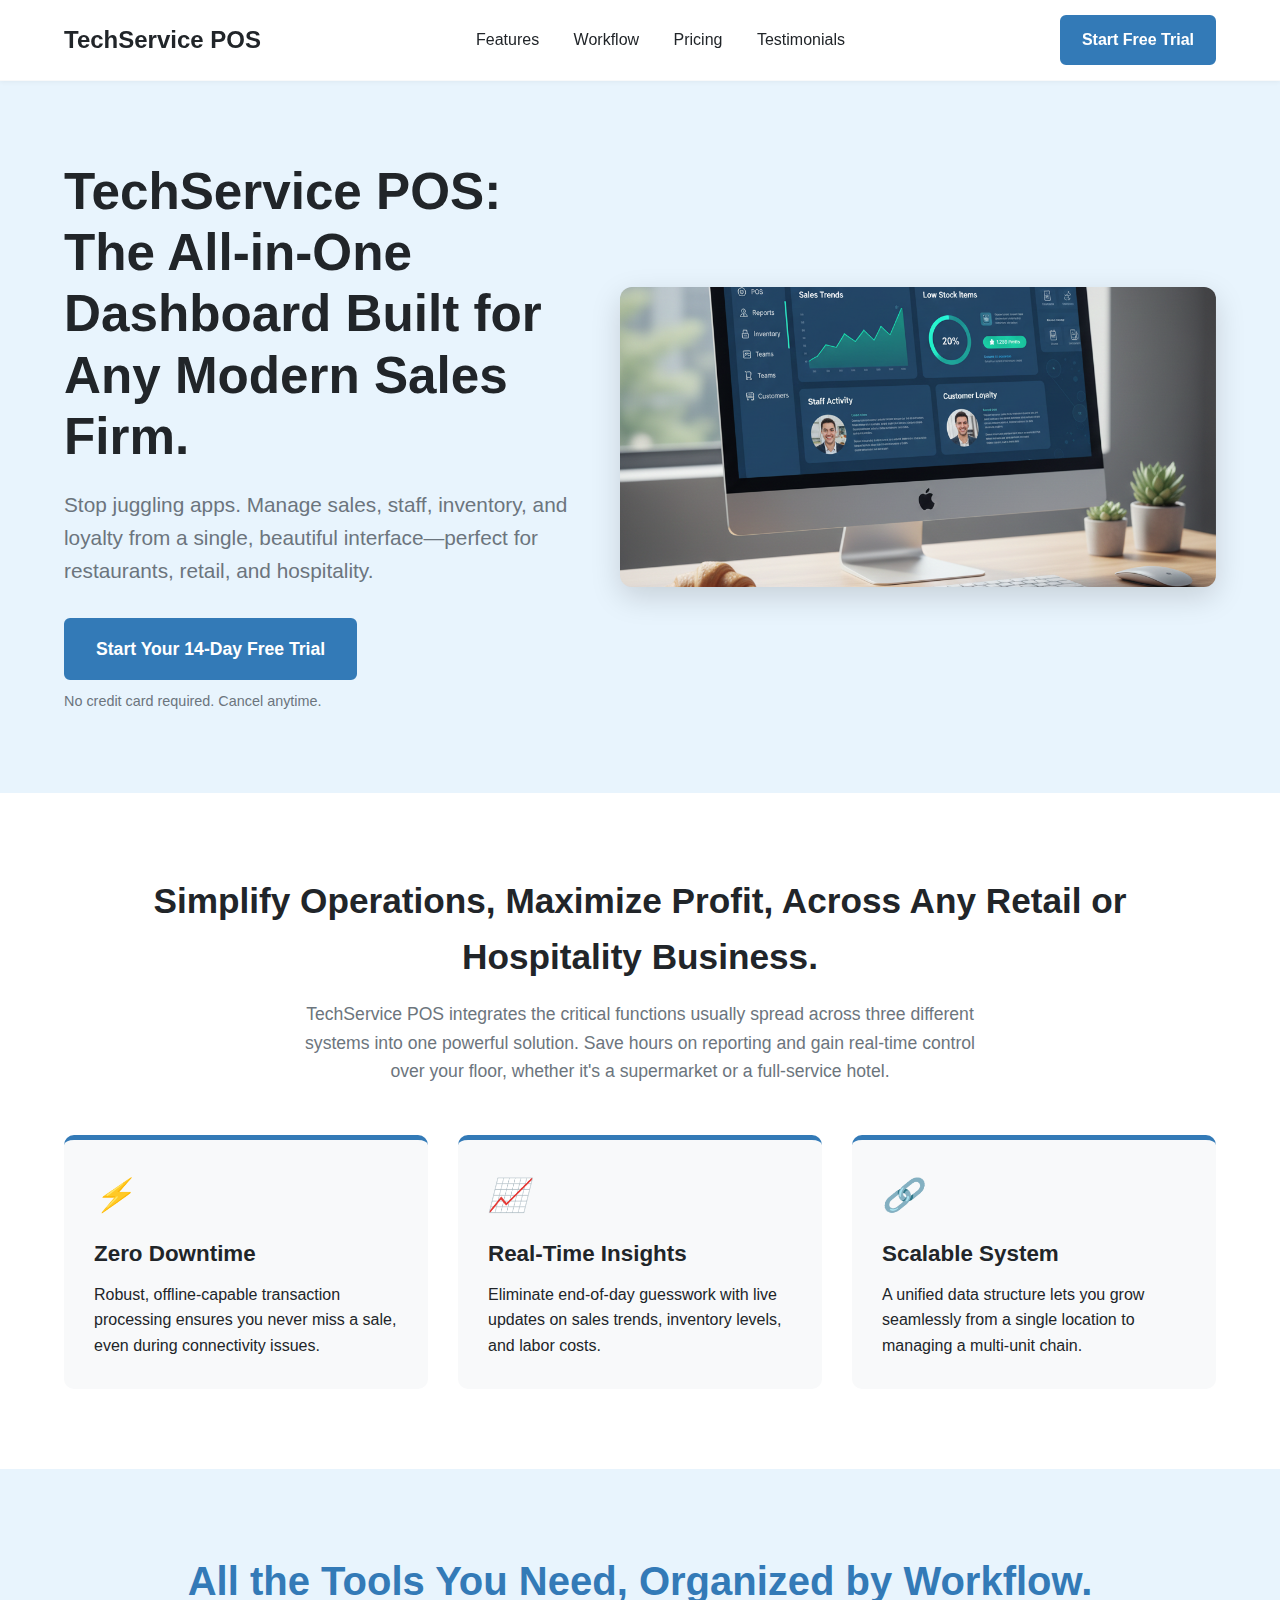
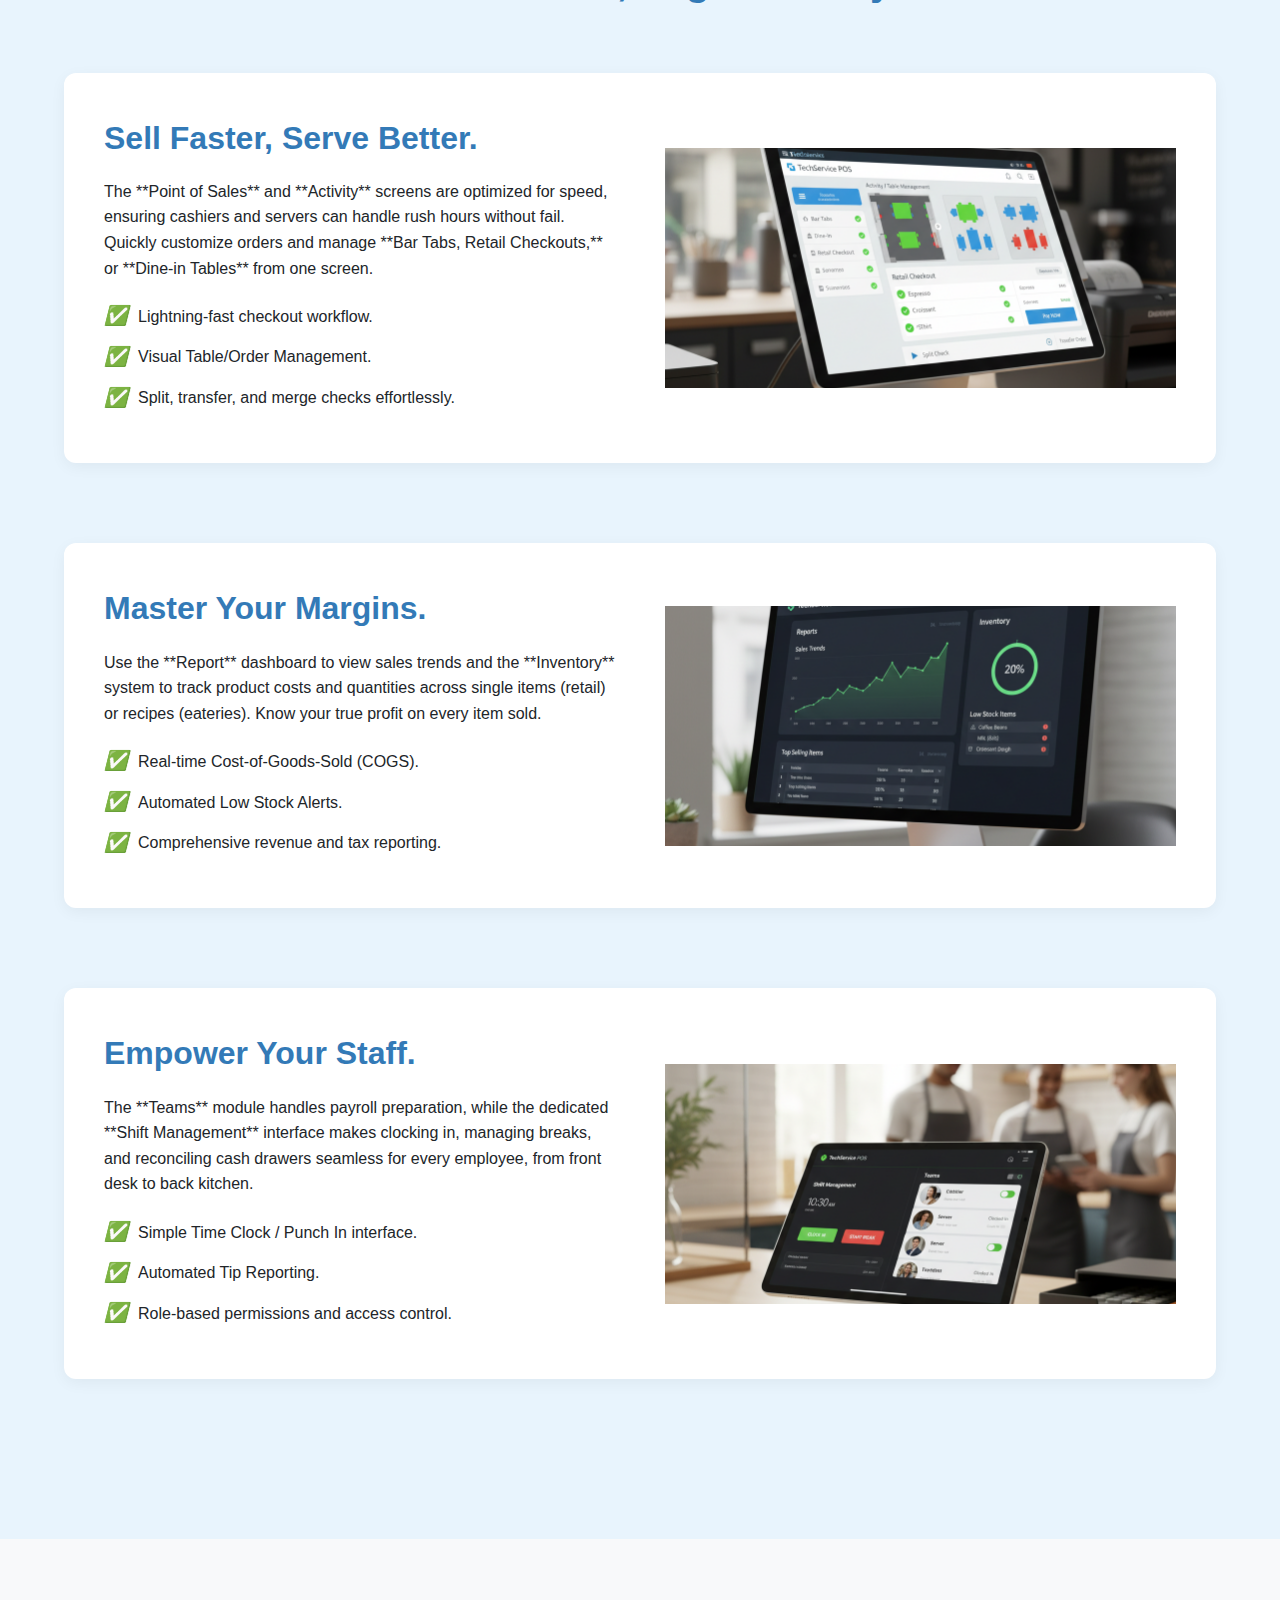
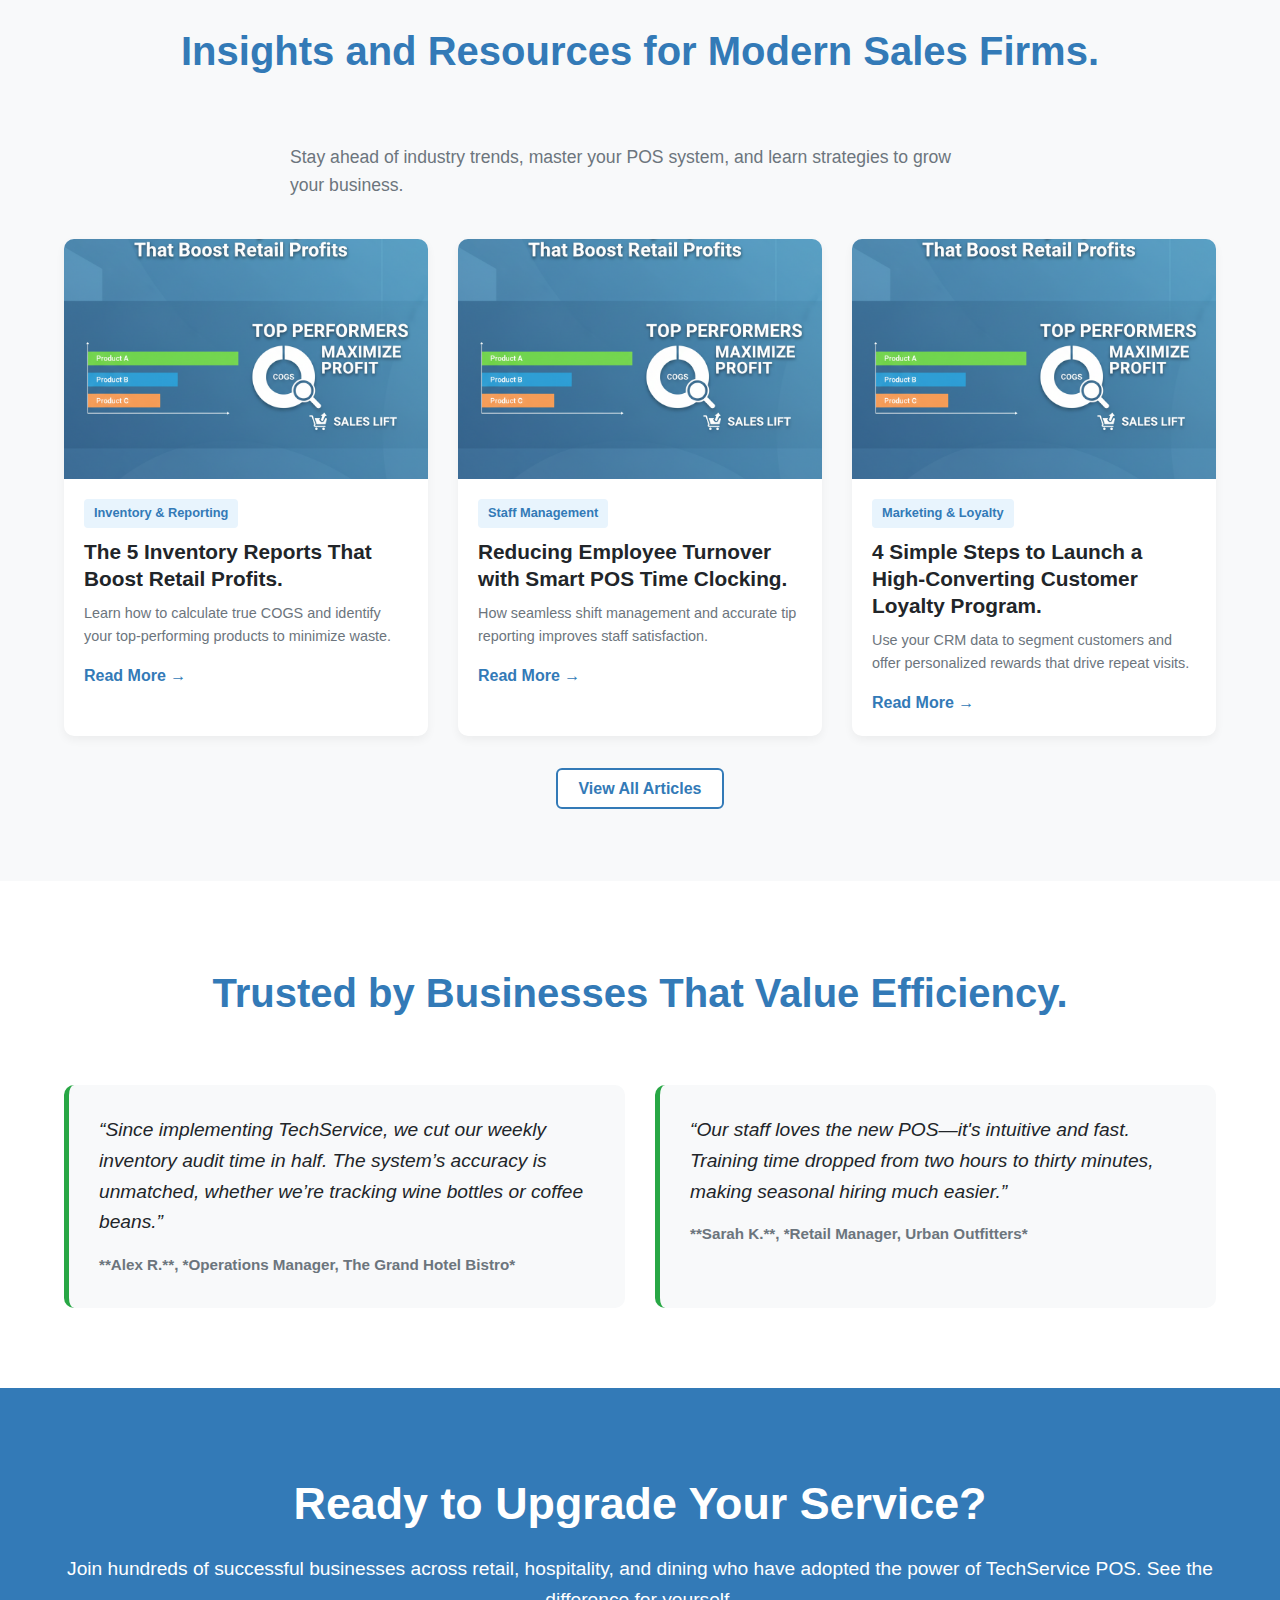
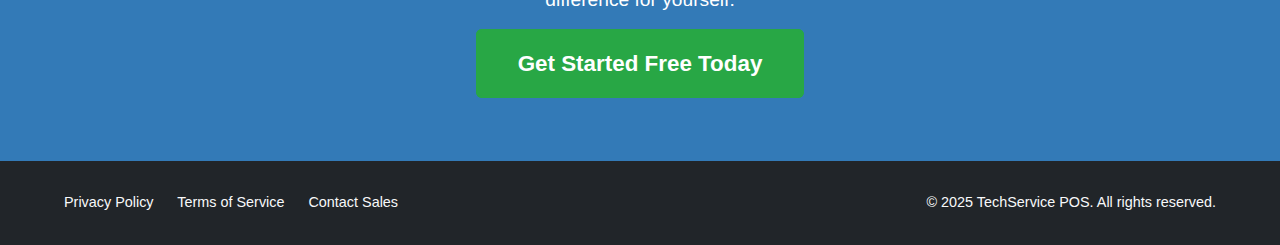
<file: index.html>
<!DOCTYPE html>
<html lang="en">
<head>
    <meta charset="UTF-8">
    <meta name="viewport" content="width=device-width, initial-scale=1.0">
    <title>TechService POS: All-in-One Management for Any Retail or Hospitality Business</title>
    <meta name="description" content="TechService POS is the ultimate dashboard for managing sales, inventory, staff, and customer loyalty from a single, sleek interface. Compatible with restaurants, supermarkets, hotels, and all sales firms. Start your free trial today.">
    <link rel="stylesheet" href="index.css">
    <link rel="icon" href="favicon.png">
    <style>
        /* CSS to prevent background scroll when mobile menu is active */
        .no-scroll {
            overflow: hidden;
        }
    </style>
</head>
<body>

    <header class="main-nav-bar">
        <div class="container">
            <div class="logo">TechService POS</div>
            
            <nav class="nav-links">
                <a href="#features">Features</a>
                <a href="#workflow">Workflow</a>
                <a href="#pricing">Pricing</a>
                <a href="#testimonials">Testimonials</a>
            </nav>
            
            <a href="pos.html" class="btn primary-btn cta-nav-btn">Start Free Trial</a>
            <div class="menu-icon" id="menuToggle">&#9776;</div>
        </div>
    </header>

    <section id="hero" class="hero-section">
        <div class="container">
            <div class="hero-content">
                <h1>TechService POS: The All-in-One Dashboard Built for Any Modern Sales Firm.</h1>
                <p class="tagline">Stop juggling apps. Manage sales, staff, inventory, and loyalty from a single, beautiful interface—perfect for restaurants, retail, and hospitality.</p>
                <div class="hero-cta-group">
                    <a href="#trial" class="btn primary-btn large-btn">Start Your 14-Day Free Trial</a>
                    <p class="trial-note">No credit card required. Cancel anytime.</p>
                </div>
            </div>
            <div class="hero-image" style="background-image: url('All-in-One-Dashboard-Built-for-Any-Modern.png');background-position: center;background-size: cover;">
               
            </div>
        </div>
    </section>
    
    <section id="core-value" class="core-value-section">
        <div class="container">
            <h2>Simplify Operations, Maximize Profit, Across Any Retail or Hospitality Business.</h2>
            <p class="section-description">TechService POS integrates the critical functions usually spread across three different systems into one powerful solution. Save hours on reporting and gain real-time control over your floor, whether it's a supermarket or a full-service hotel.</p>
            
            <div class="value-propositions">
                <div class="value-prop-card">
                    <i class="icon">⚡</i>
                    <h3>Zero Downtime</h3>
                    <p>Robust, offline-capable transaction processing ensures you never miss a sale, even during connectivity issues.</p>
                </div>
                <div class="value-prop-card">
                    <i class="icon">📈</i>
                    <h3>Real-Time Insights</h3>
                    <p>Eliminate end-of-day guesswork with live updates on sales trends, inventory levels, and labor costs.</p>
                </div>
                <div class="value-prop-card">
                    <i class="icon">🔗</i>
                    <h3>Scalable System</h3>
                    <p>A unified data structure lets you grow seamlessly from a single location to managing a multi-unit chain.</p>
                </div>
            </div>
        </div>
    </section>

    <section id="features" class="features-section">
        <div class="container">
            <h2 class="section-heading">All the Tools You Need, Organized by Workflow.</h2>

            <div class="feature-block service-block">
                <div class="feature-text">
                    <h3>Sell Faster, Serve Better.</h3>
                    <p>The **Point of Sales** and **Activity** screens are optimized for speed, ensuring cashiers and servers can handle rush hours without fail. Quickly customize orders and manage **Bar Tabs, Retail Checkouts,** or **Dine-in Tables** from one screen.</p>
                    <ul>
                        <li><i class="icon">✅</i> Lightning-fast checkout workflow.</li>
                        <li><i class="icon">✅</i> Visual Table/Order Management.</li>
                        <li><i class="icon">✅</i> Split, transfer, and merge checks effortlessly.</li>
                    </ul>
                </div>
                <div class="feature-image" style="height:240px;background-image: url('pos-screen.png');background-position: center;background-size: cover;">
                   
                </div>
            </div>

            <div class="feature-block stock-block reverse">
                <div class="feature-image" style="height:240px;background-image: url('live-chart.png');background-position: center;background-size: cover;">
                     </div>
                <div class="feature-text">
                    <h3>Master Your Margins.</h3>
                    <p>Use the **Report** dashboard to view sales trends and the **Inventory** system to track product costs and quantities across single items (retail) or recipes (eateries). Know your true profit on every item sold.</p>
                    <ul>
                        <li><i class="icon">✅</i> Real-time Cost-of-Goods-Sold (COGS).</li>
                        <li><i class="icon">✅</i> Automated Low Stock Alerts.</li>
                        <li><i class="icon">✅</i> Comprehensive revenue and tax reporting.</li>
                    </ul>
                </div>
            </div>

            <div class="feature-block staff-block">
                <div class="feature-text">
                    <h3>Empower Your Staff.</h3>
                    <p>The **Teams** module handles payroll preparation, while the dedicated **Shift Management** interface makes clocking in, managing breaks, and reconciling cash drawers seamless for every employee, from front desk to back kitchen.</p>
                    <ul>
                        <li><i class="icon">✅</i> Simple Time Clock / Punch In interface.</li>
                        <li><i class="icon">✅</i> Automated Tip Reporting.</li>
                        <li><i class="icon">✅</i> Role-based permissions and access control.</li>
                    </ul>
                </div>
                <div class="feature-image" style="height:240px;background-image: url('empowerment.png');background-position: center;background-size: cover;">
                    
                </div>
            </div>

        </div>
    </section>

    <section id="blog" class="blog-section">
        <div class="container">
            <h2 class="section-heading">Insights and Resources for Modern Sales Firms.</h2>
            <p class="section-description">Stay ahead of industry trends, master your POS system, and learn strategies to grow your business.</p>
            
            <div class="blog-grid">
                
                <article class="blog-post-card">
                    <div class="post-image-placeholder" style="height:240px;background-image: url('block-cover.png');background-position: center;background-size: cover;">
                 </div>
                    <div class="post-content">
                        <span class="post-category">Inventory & Reporting</span>
                        <h4 class="post-title">The 5 Inventory Reports That Boost Retail Profits.</h4>
                        <p class="post-excerpt">Learn how to calculate true COGS and identify your top-performing products to minimize waste.</p>
                        <a href="https://blog.techservice.ng/search?q=techservice+pos" class="read-more">Read More →</a>
                    </div>
                </article>
                
                <article class="blog-post-card">
                    <div class="post-image-placeholder" style="height:240px;background-image: url('block-cover.png');background-position: center;background-size: cover;">
                         </div>
                    <div class="post-content">
                        <span class="post-category">Staff Management</span>
                        <h4 class="post-title">Reducing Employee Turnover with Smart POS Time Clocking.</h4>
                        <p class="post-excerpt">How seamless shift management and accurate tip reporting improves staff satisfaction.</p>
                        <a href="https://blog.techservice.ng/search?q=techservice+pos" class="read-more">Read More →</a>
                    </div>
                </article>
                
                <article class="blog-post-card">
                    <div class="post-image-placeholder" style="height:240px;background-image: url('block-cover.png');background-position: center;background-size: cover;">
                    </div>
                    <div class="post-content">
                        <span class="post-category">Marketing & Loyalty</span>
                        <h4 class="post-title">4 Simple Steps to Launch a High-Converting Customer Loyalty Program.</h4>
                        <p class="post-excerpt">Use your CRM data to segment customers and offer personalized rewards that drive repeat visits.</p>
                        <a href="https://blog.techservice.ng/search?q=techservice+pos" class="read-more">Read More →</a>
                    </div>
                </article>

            </div>
            
            <div class="blog-cta">
                 <a href="https://blog.techservice.ng/search?q=techservice+pos" class="btn primary-outline-btn">View All Articles</a>
            </div>
        </div>
    </section>
    <section id="testimonials" class="testimonials-section">
        <div class="container">
            <h2 class="section-heading">Trusted by Businesses That Value Efficiency.</h2>
            <div class="testimonial-grid">
                <div class="testimonial-card">
                    <p class="quote">“Since implementing TechService, we cut our weekly inventory audit time in half. The system’s accuracy is unmatched, whether we’re tracking wine bottles or coffee beans.”</p>
                    <p class="source">**Alex R.**, *Operations Manager, The Grand Hotel Bistro*</p>
                </div>
                <div class="testimonial-card">
                    <p class="quote">“Our staff loves the new POS—it's intuitive and fast. Training time dropped from two hours to thirty minutes, making seasonal hiring much easier.”</p>
                    <p class="source">**Sarah K.**, *Retail Manager, Urban Outfitters*</p>
                </div>
            </div>
        </div>
    </section>

    <section id="trial" class="final-cta-section">
        <div class="container">
            <h2>Ready to Upgrade Your Service?</h2>
            <p>Join hundreds of successful businesses across retail, hospitality, and dining who have adopted the power of TechService POS. See the difference for yourself.</p>
            <a href="#trial" class="btn primary-btn huge-btn">Get Started Free Today</a>
        </div>
    </section>

    <footer class="footer">
        <div class="container">
            <div class="footer-links">
                <a href="#">Privacy Policy</a>
                <a href="#">Terms of Service</a>
                <a href="#">Contact Sales</a>
            </div>
            <p class="copyright">&copy; 2025 TechService POS. All rights reserved.</p>
        </div>
    </footer>
    
    <div class="mobile-nav-menu" id="mobileMenu">
        <span class="close-icon" id="menuClose">&times;</span>
        <a href="#features" data-section="features">Features</a>
        <a href="#workflow" data-section="workflow">Workflow</a>
        <a href="#pricing" data-section="pricing">Pricing</a>
        <a href="#testimonials" data-section="testimonials">Testimonials</a>
        <a href="#trial" data-section="login" class="btn primary-outline-btn">Login</a>
    </div>

    <script>
        document.addEventListener('DOMContentLoaded', () => {
            // --- Mobile Menu Logic ---
            const menuToggle = document.getElementById('menuToggle');
            const menuClose = document.getElementById('menuClose');
            const mobileMenu = document.getElementById('mobileMenu');
            const mobileLinks = mobileMenu.querySelectorAll('a'); 

            const toggleMenu = () => {
                mobileMenu.classList.toggle('active');
                // Toggle the class on the body to prevent background scrolling
                document.body.classList.toggle('no-scroll'); 
            };

            if (menuToggle) menuToggle.addEventListener('click', toggleMenu);
            if (menuClose) menuClose.addEventListener('click', toggleMenu);

            // --- Smooth Scrolling & Link Handling ---
            const navLinks = document.querySelectorAll('.nav-links a, .footer a, .mobile-nav-menu a');

            navLinks.forEach(link => {
                // Only target internal links starting with #
                if (link.getAttribute('href')?.startsWith('#')) {
                    link.addEventListener('click', function(e) {
                        e.preventDefault();

                        // Close mobile menu if active
                        if (mobileMenu.classList.contains('active')) {
                            toggleMenu();
                        }

                        const targetId = this.getAttribute('href');
                        const targetElement = document.querySelector(targetId);

                        if (targetElement) {
                            window.scrollTo({
                                top: targetElement.offsetTop - 80, // Offset by header height
                                behavior: 'smooth'
                            });
                        }
                    });
                }
            });

            // --- CTA Action Placeholders ---
            document.querySelectorAll('.btn').forEach(button => {
                if (button.getAttribute('href') === '#trial' && !button.classList.contains('primary-outline-btn')) {
                    button.addEventListener('click', (e) => {
                        // Let smooth scroll run, then show alert
                        e.preventDefault(); 
                        setTimeout(() => {
                            alert('Redirecting to the Signup Page for a 14-Day Free Trial!');
                        }, 1000); 
                    });
                }
            });

            // Handle Login button separately
            document.querySelector('.primary-outline-btn')?.addEventListener('click', (e) => {
                if (e.target.textContent === 'Login') {
                    e.preventDefault();
                    alert('Redirecting to the Admin/Employee Login Page...');
                }
            });
        });
    </script>
</body>
</html>
</file>
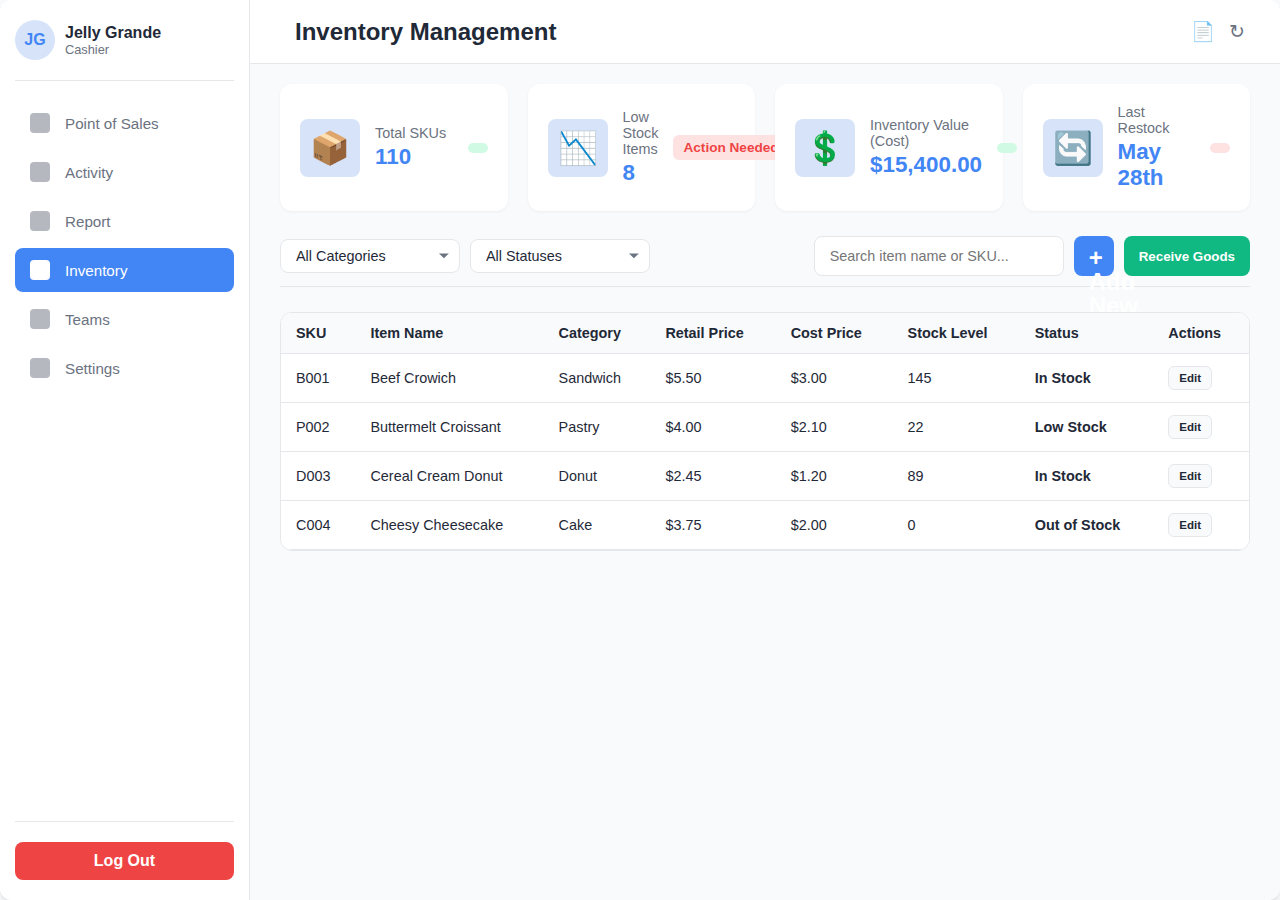
<file: inventory.html>
<!DOCTYPE html>
<html lang="en">
<head>
    <meta charset="UTF-8">
    <meta name="viewport" content="width=device-width, initial-scale=1.0">
    <title>Bakehouse POS - Inventory</title>
    <link rel="stylesheet" href="styles.css">
    </head>
<body>
    <div class="app-container">
        <aside class="sidebar">
            <div class="user-profile">
                <div class="avatar">JG</div>
                <div class="user-info">
                    <span class="user-name">Jelly Grande</span>
                    <span class="user-role">Cashier</span>
                </div>
                <button class="close-btn">&times;</button>
            </div>
            
            <nav class="main-nav">
                <a href="pos.html" class="nav-item" data-tool="pos">
                    <i class="icon pos-icon"></i>
                    <span>Point of Sales</span>
                </a>
                <a href="activity.html" class="nav-item" data-tool="activity">
                    <i class="icon activity-icon"></i>
                    <span>Activity</span>
                </a>
                <a href="report.html" class="nav-item" data-tool="report">
                    <i class="icon report-icon"></i>
                    <span>Report</span>
                </a>
                <a href="inventory.html" class="nav-item active" data-tool="inventory">
                    <i class="icon inventory-icon"></i>
                    <span>Inventory</span>
                </a>
                <a href="teams.html" class="nav-item" data-tool="teams">
                    <i class="icon teams-icon"></i>
                    <span>Teams</span>
                </a>
                <a href="settings.html" class="nav-item" data-tool="settings">
                    <i class="icon settings-icon"></i>
                    <span>Settings</span>
                </a>
            </nav>

            <div class="log-out">
                <a href="#" class="log-out-btn">Log Out</a>
            </div>
        </aside>

        <main class="main-content inventory-page">
            <header class="topbar">
                <div class="left-controls">
                    <button class="menu-toggle-btn">&#9776;</button>
                    <h2 class="page-title">Inventory Management</h2>
                </div>
                <div class="right-controls">
                    <button class="icon-btn inventory-history-btn">📄</button>
                    <button class="icon-btn refresh-btn">↻</button>
                </div>
            </header>

            <div class="inventory-body">
                
                <div class="metric-cards-grid">
                    <div class="metric-card">
                        <span class="metric-icon">📦</span>
                        <div class="metric-info">
                            <span class="metric-title">Total SKUs</span>
                            <span class="metric-value">110</span>
                        </div>
                        <span class="metric-change positive"></span>
                    </div>

                    <div class="metric-card">
                        <span class="metric-icon">📉</span>
                        <div class="metric-info">
                            <span class="metric-title">Low Stock Items</span>
                            <span class="metric-value">8</span>
                        </div>
                        <span class="metric-change negative">Action Needed</span>
                    </div>

                    <div class="metric-card">
                        <span class="metric-icon">💲</span>
                        <div class="metric-info">
                            <span class="metric-title">Inventory Value (Cost)</span>
                            <span class="metric-value">$15,400.00</span>
                        </div>
                        <span class="metric-change positive"></span>
                    </div>

                    <div class="metric-card">
                        <span class="metric-icon">🔄</span>
                        <div class="metric-info">
                            <span class="metric-title">Last Restock</span>
                            <span class="metric-value">May 28th</span>
                        </div>
                        <span class="metric-change negative"></span>
                    </div>
                </div>

                <div class="inventory-controls">
                    <div class="filters">
                        <select class="select-field category-filter">
                            <option value="all">All Categories</option>
                            <option value="breads">Breads</option>
                            <option value="cakes">Cakes</option>
                            <option value="donuts">Donuts</option>
                            <option value="pastries">Pastries</option>
                        </select>
                        <select class="select-field status-filter">
                            <option value="all">All Statuses</option>
                            <option value="low">Low Stock</option>
                            <option value="in-stock">In Stock</option>
                            <option value="out-of-stock">Out of Stock</option>
                        </select>
                    </div>
                    <div class="actions">
                        <input type="text" class="search-input" placeholder="Search item name or SKU..." />
                        <button class="add-item-btn">+ Add New Item</button>
                        <button class="receive-goods-btn">Receive Goods</button>
                    </div>
                </div>

                <div class="detailed-inventory-section">
                    <div class="table-container">
                        <table class="inventory-table">
                            <thead>
                                <tr>
                                    <th>SKU</th>
                                    <th>Item Name</th>
                                    <th>Category</th>
                                    <th>Retail Price</th>
                                    <th>Cost Price</th>
                                    <th>Stock Level</th>
                                    <th>Status</th>
                                    <th>Actions</th>
                                </tr>
                            </thead>
                            <tbody>
                                <tr>
                                    <td data-label="SKU">B001</td>
                                    <td data-label="Item Name">Beef Crowich</td>
                                    <td data-label="Category">Sandwich</td>
                                    <td data-label="Retail Price">$5.50</td>
                                    <td data-label="Cost Price">$3.00</td>
                                    <td data-label="Stock Level">145</td>
                                    <td data-label="Status" class="status-in-stock">In Stock</td>
                                    <td data-label="Actions"><button class="action-edit">Edit</button></td>
                                </tr>
                                <tr>
                                    <td data-label="SKU">P002</td>
                                    <td data-label="Item Name">Buttermelt Croissant</td>
                                    <td data-label="Category">Pastry</td>
                                    <td data-label="Retail Price">$4.00</td>
                                    <td data-label="Cost Price">$2.10</td>
                                    <td data-label="Stock Level">22</td>
                                    <td data-label="Status" class="status-low-stock">Low Stock</td>
                                    <td data-label="Actions"><button class="action-edit">Edit</button></td>
                                </tr>
                                <tr>
                                    <td data-label="SKU">D003</td>
                                    <td data-label="Item Name">Cereal Cream Donut</td>
                                    <td data-label="Category">Donut</td>
                                    <td data-label="Retail Price">$2.45</td>
                                    <td data-label="Cost Price">$1.20</td>
                                    <td data-label="Stock Level">89</td>
                                    <td data-label="Status" class="status-in-stock">In Stock</td>
                                    <td data-label="Actions"><button class="action-edit">Edit</button></td>
                                </tr>
                                <tr>
                                    <td data-label="SKU">C004</td>
                                    <td data-label="Item Name">Cheesy Cheesecake</td>
                                    <td data-label="Category">Cake</td>
                                    <td data-label="Retail Price">$3.75</td>
                                    <td data-label="Cost Price">$2.00</td>
                                    <td data-label="Stock Level">0</td>
                                    <td data-label="Status" class="status-out-of-stock">Out of Stock</td>
                                    <td data-label="Actions"><button class="action-edit">Edit</button></td>
                                </tr>
                            </tbody>
                        </table>
                    </div>
                </div>
            </div>
        </main>
    </div>
 <script src="scripts.js"></script>
    </body>
</html>
</file>
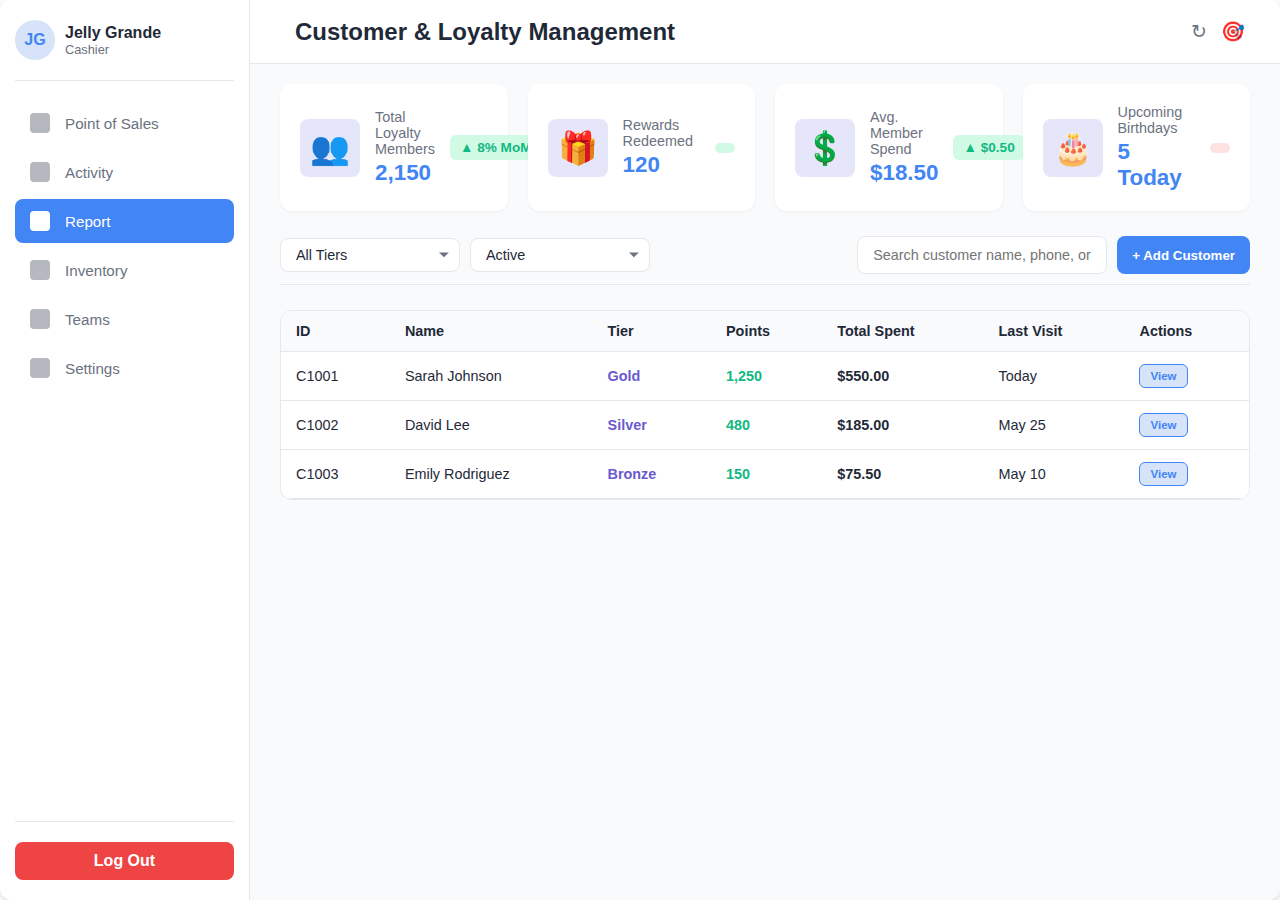
<file: loyalty-management.html>
<!DOCTYPE html>
<html lang="en">
<head>
    <meta charset="UTF-8">
    <meta name="viewport" content="width=device-width, initial-scale=1.0">
    <title>Bakehouse POS - Reports</title>
     <link rel="stylesheet" href="styles.css">
    </head>
<body>
    <div class="app-container">
        <aside class="sidebar">
            <div class="user-profile">
                <div class="avatar">JG</div>
                <div class="user-info">
                    <span class="user-name">Jelly Grande</span>
                    <span class="user-role">Cashier</span>
                </div>
                <button class="close-btn">&times;</button>
            </div>
            
            <nav class="main-nav">
                <a href="pos.html" class="nav-item" data-tool="pos">
                    <i class="icon pos-icon"></i>
                    <span>Point of Sales</span>
                </a>
                <a href="activity.html" class="nav-item" data-tool="activity">
                    <i class="icon activity-icon"></i>
                    <span>Activity</span>
                </a>
                <a href="report.html" class="nav-item active" data-tool="report">
                    <i class="icon report-icon"></i>
                    <span>Report</span>
                </a>
                <a href="inventory.html" class="nav-item" data-tool="inventory">
                    <i class="icon inventory-icon"></i>
                    <span>Inventory</span>
                </a>
                <a href="teams.html" class="nav-item" data-tool="teams">
                    <i class="icon teams-icon"></i>
                    <span>Teams</span>
                </a>
                <a href="settings.html" class="nav-item" data-tool="settings">
                    <i class="icon settings-icon"></i>
                    <span>Settings</span>
                </a>
            </nav>

            <div class="log-out">
                <a href="#" class="log-out-btn">Log Out</a>
            </div>
        </aside>

     <main class="main-content customer-page">
    <header class="topbar">
        <div class="left-controls">
            <button class="menu-toggle-btn">&#9776;</button>
            <h2 class="page-title">Customer & Loyalty Management</h2>
        </div>
        <div class="right-controls">
            <button class="icon-btn refresh-btn">↻</button>
            <button class="icon-btn campaign-btn">🎯</button>
        </div>
    </header>

    <div class="customer-body">
        
        <div class="metric-cards-grid">
            <div class="metric-card">
                <span class="metric-icon">👥</span>
                <div class="metric-info">
                    <span class="metric-title">Total Loyalty Members</span>
                    <span class="metric-value">2,150</span>
                </div>
                <span class="metric-change positive">▲ 8% MoM</span>
            </div>

            <div class="metric-card">
                <span class="metric-icon">🎁</span>
                <div class="metric-info">
                    <span class="metric-title">Rewards Redeemed</span>
                    <span class="metric-value">120</span>
                </div>
                <span class="metric-change positive"></span>
            </div>

            <div class="metric-card">
                <span class="metric-icon">💲</span>
                <div class="metric-info">
                    <span class="metric-title">Avg. Member Spend</span>
                    <span class="metric-value">$18.50</span>
                </div>
                <span class="metric-change positive">▲ $0.50</span>
            </div>

            <div class="metric-card">
                <span class="metric-icon">🎂</span>
                <div class="metric-info">
                    <span class="metric-title">Upcoming Birthdays</span>
                    <span class="metric-value">5 Today</span>
                </div>
                <span class="metric-change negative"></span>
            </div>
        </div>

        <div class="customer-controls">
            <div class="filters">
                <select class="select-field tier-filter">
                    <option value="all">All Tiers</option>
                    <option value="gold">Gold Tier</option>
                    <option value="silver">Silver Tier</option>
                    <option value="bronze">Bronze Tier</option>
                </select>
                <select class="select-field status-filter">
                    <option value="active">Active</option>
                    <option value="pending">Pending Rewards</option>
                </select>
            </div>
            <div class="actions">
                <input type="text" class="search-input" placeholder="Search customer name, phone, or email..." />
                <button class="add-customer-btn">+ Add Customer</button>
            </div>
        </div>

        <div class="detailed-customer-section">
            <div class="table-container">
                <table class="customer-table">
                    <thead>
                        <tr>
                            <th>ID</th>
                            <th>Name</th>
                            <th>Tier</th>
                            <th>Points</th>
                            <th>Total Spent</th>
                            <th>Last Visit</th>
                            <th>Actions</th>
                        </tr>
                    </thead>
                    <tbody>
                        <tr>
                            <td data-label="ID">C1001</td>
                            <td data-label="Name">Sarah Johnson</td>
                            <td data-label="Tier">Gold</td>
                            <td data-label="Points">1,250</td>
                            <td data-label="Total Spent">$550.00</td>
                            <td data-label="Last Visit">Today</td>
                            <td data-label="Actions"><button class="action-view">View</button></td>
                        </tr>
                        <tr>
                            <td data-label="ID">C1002</td>
                            <td data-label="Name">David Lee</td>
                            <td data-label="Tier">Silver</td>
                            <td data-label="Points">480</td>
                            <td data-label="Total Spent">$185.00</td>
                            <td data-label="Last Visit">May 25</td>
                            <td data-label="Actions"><button class="action-view">View</button></td>
                        </tr>
                        <tr>
                            <td data-label="ID">C1003</td>
                            <td data-label="Name">Emily Rodriguez</td>
                            <td data-label="Tier">Bronze</td>
                            <td data-label="Points">150</td>
                            <td data-label="Total Spent">$75.50</td>
                            <td data-label="Last Visit">May 10</td>
                            <td data-label="Actions"><button class="action-view">View</button></td>
                        </tr>
                    </tbody>
                </table>
            </div>
        </div>
    </div>
</main>
    </div>

 <script src="scripts.js"></script>
    </body>
</html>
</file>
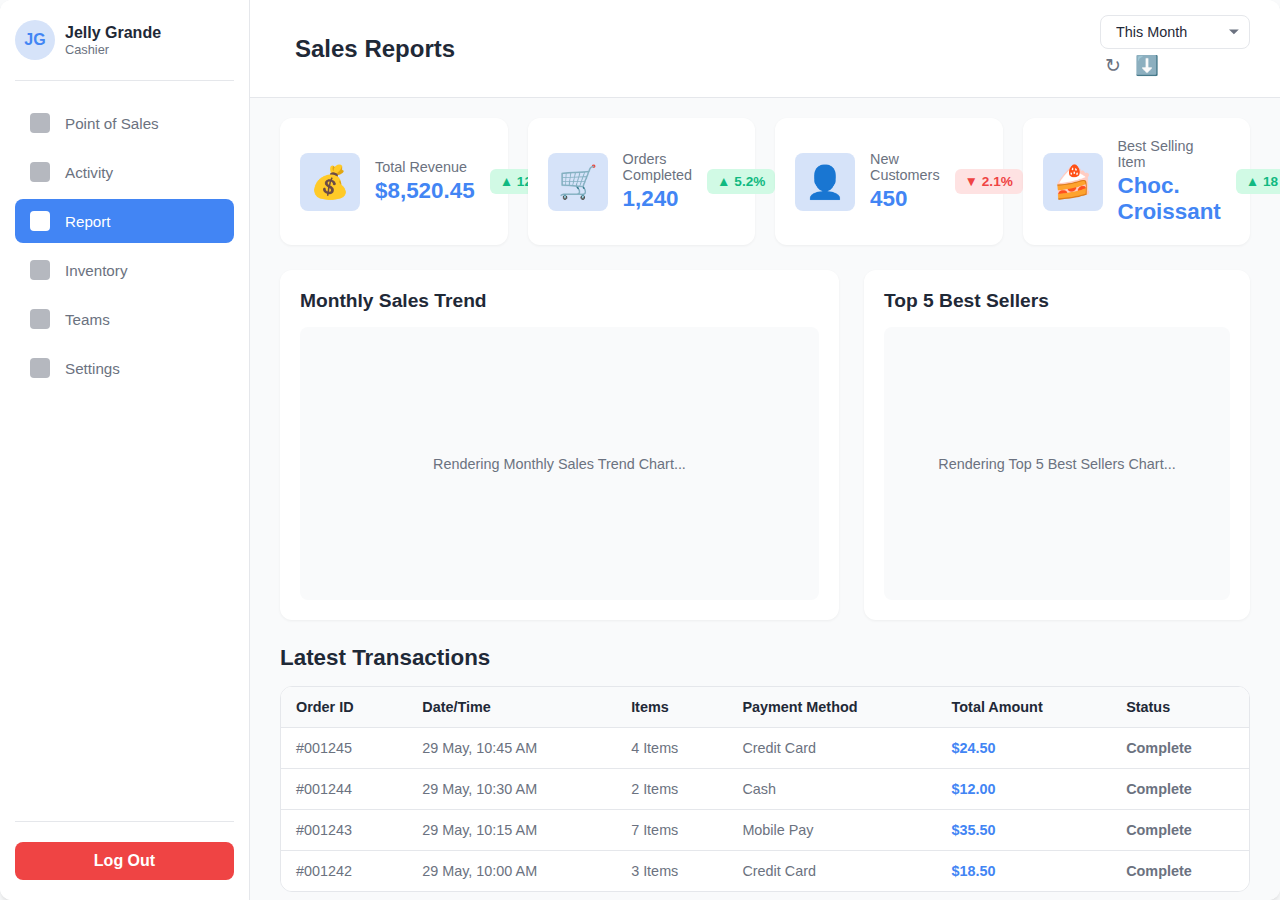
<file: report.html>
<!DOCTYPE html>
<html lang="en">
<head>
    <meta charset="UTF-8">
    <meta name="viewport" content="width=device-width, initial-scale=1.0">
    <title>Bakehouse POS - Reports</title>
     <link rel="stylesheet" href="styles.css">
    </head>
<body>
    <div class="app-container">
        <aside class="sidebar">
            <div class="user-profile">
                <div class="avatar">JG</div>
                <div class="user-info">
                    <span class="user-name">Jelly Grande</span>
                    <span class="user-role">Cashier</span>
                </div>
                <button class="close-btn">&times;</button>
            </div>
            
            <nav class="main-nav">
                <a href="pos.html" class="nav-item" data-tool="pos">
                    <i class="icon pos-icon"></i>
                    <span>Point of Sales</span>
                </a>
                <a href="activity.html" class="nav-item" data-tool="activity">
                    <i class="icon activity-icon"></i>
                    <span>Activity</span>
                </a>
                <a href="report.html" class="nav-item active" data-tool="report">
                    <i class="icon report-icon"></i>
                    <span>Report</span>
                </a>
                <a href="inventory.html" class="nav-item" data-tool="inventory">
                    <i class="icon inventory-icon"></i>
                    <span>Inventory</span>
                </a>
                <a href="teams.html" class="nav-item" data-tool="teams">
                    <i class="icon teams-icon"></i>
                    <span>Teams</span>
                </a>
                <a href="settings.html" class="nav-item" data-tool="settings">
                    <i class="icon settings-icon"></i>
                    <span>Settings</span>
                </a>
            </nav>

            <div class="log-out">
                <a href="#" class="log-out-btn">Log Out</a>
            </div>
        </aside>

        <main class="main-content report-page">
            <header class="topbar">
                <div class="left-controls">
                    <button class="menu-toggle-btn">&#9776;</button>
                    <h2 class="page-title">Sales Reports</h2>
                </div>
                <div class="right-controls">
                    <div class="date-range-selector">
                        <select class="select-field">
                            <option value="today">Today</option>
                            <option value="week">Last 7 Days</option>
                            <option value="month" selected>This Month</option>
                            <option value="custom">Custom Range</option>
                        </select>
                    </div>
                    <button class="icon-btn refresh-btn">↻</button>
                    <button class="icon-btn download-btn">⬇️</button>
                </div>
            </header>

            <div class="report-body">
                
                <div class="metric-cards-grid">
                    <div class="metric-card">
                        <span class="metric-icon">💰</span>
                        <div class="metric-info">
                            <span class="metric-title">Total Revenue</span>
                            <span class="metric-value">$8,520.45</span>
                        </div>
                        <span class="metric-change positive">▲ 12.5%</span>
                    </div>

                    <div class="metric-card">
                        <span class="metric-icon">🛒</span>
                        <div class="metric-info">
                            <span class="metric-title">Orders Completed</span>
                            <span class="metric-value">1,240</span>
                        </div>
                        <span class="metric-change positive">▲ 5.2%</span>
                    </div>

                    <div class="metric-card">
                        <span class="metric-icon">👤</span>
                        <div class="metric-info">
                            <span class="metric-title">New Customers</span>
                            <span class="metric-value">450</span>
                        </div>
                        <span class="metric-change negative">▼ 2.1%</span>
                    </div>

                    <div class="metric-card">
                        <span class="metric-icon">🍰</span>
                        <div class="metric-info">
                            <span class="metric-title">Best Selling Item</span>
                            <span class="metric-value">Choc. Croissant</span>
                        </div>
                        <span class="metric-change positive">▲ 18 units</span>
                    </div>
                </div>

                <div class="charts-section">
                    <div class="chart-box sales-chart">
                        <h3 class="chart-title">Monthly Sales Trend</h3>
                        <div class="chart-placeholder">
                            

[Image of Line/Bar Chart showing sales over time]

                        </div>
                    </div>

                    <div class="chart-box top-items-chart">
                        <h3 class="chart-title">Top 5 Best Sellers</h3>
                        <div class="chart-placeholder">
                             

[Image of Horizontal Bar Chart showing product ranking]

                        </div>
                    </div>
                </div>

                <div class="detailed-report-section">
                    <h3 class="section-title">Latest Transactions</h3>
                    <div class="table-container">
                        <table class="transaction-table">
                            <thead>
                                <tr>
                                    <th>Order ID</th>
                                    <th>Date/Time</th>
                                    <th>Items</th>
                                    <th>Payment Method</th>
                                    <th>Total Amount</th>
                                    <th>Status</th>
                                </tr>
                            </thead>
                            <tbody>
                                <tr>
                                    <td data-label="Order ID">#001245</td>
                                    <td data-label="Date/Time">29 May, 10:45 AM</td>
                                    <td data-label="Items">4 Items</td>
                                    <td data-label="Payment Method">Credit Card</td>
                                    <td data-label="Total Amount">$24.50</td>
                                    <td data-label="Status" class="status-complete">Complete</td>
                                </tr>
                                <tr>
                                    <td data-label="Order ID">#001244</td>
                                    <td data-label="Date/Time">29 May, 10:30 AM</td>
                                    <td data-label="Items">2 Items</td>
                                    <td data-label="Payment Method">Cash</td>
                                    <td data-label="Total Amount">$12.00</td>
                                    <td data-label="Status" class="status-complete">Complete</td>
                                </tr>
                                <tr>
                                    <td data-label="Order ID">#001243</td>
                                    <td data-label="Date/Time">29 May, 10:15 AM</td>
                                    <td data-label="Items">7 Items</td>
                                    <td data-label="Payment Method">Mobile Pay</td>
                                    <td data-label="Total Amount">$35.50</td>
                                    <td data-label="Status" class="status-complete">Complete</td>
                                </tr>
                                <tr>
                                    <td data-label="Order ID">#001242</td>
                                    <td data-label="Date/Time">29 May, 10:00 AM</td>
                                    <td data-label="Items">3 Items</td>
                                    <td data-label="Payment Method">Credit Card</td>
                                    <td data-label="Total Amount">$18.50</td>
                                    <td data-label="Status" class="status-complete">Complete</td>
                                </tr>
                            </tbody>
                        </table>
                    </div>
                </div>
            </div>
        </main>
    </div>

 <script src="scripts.js"></script>
    </body>
</html>
</file>
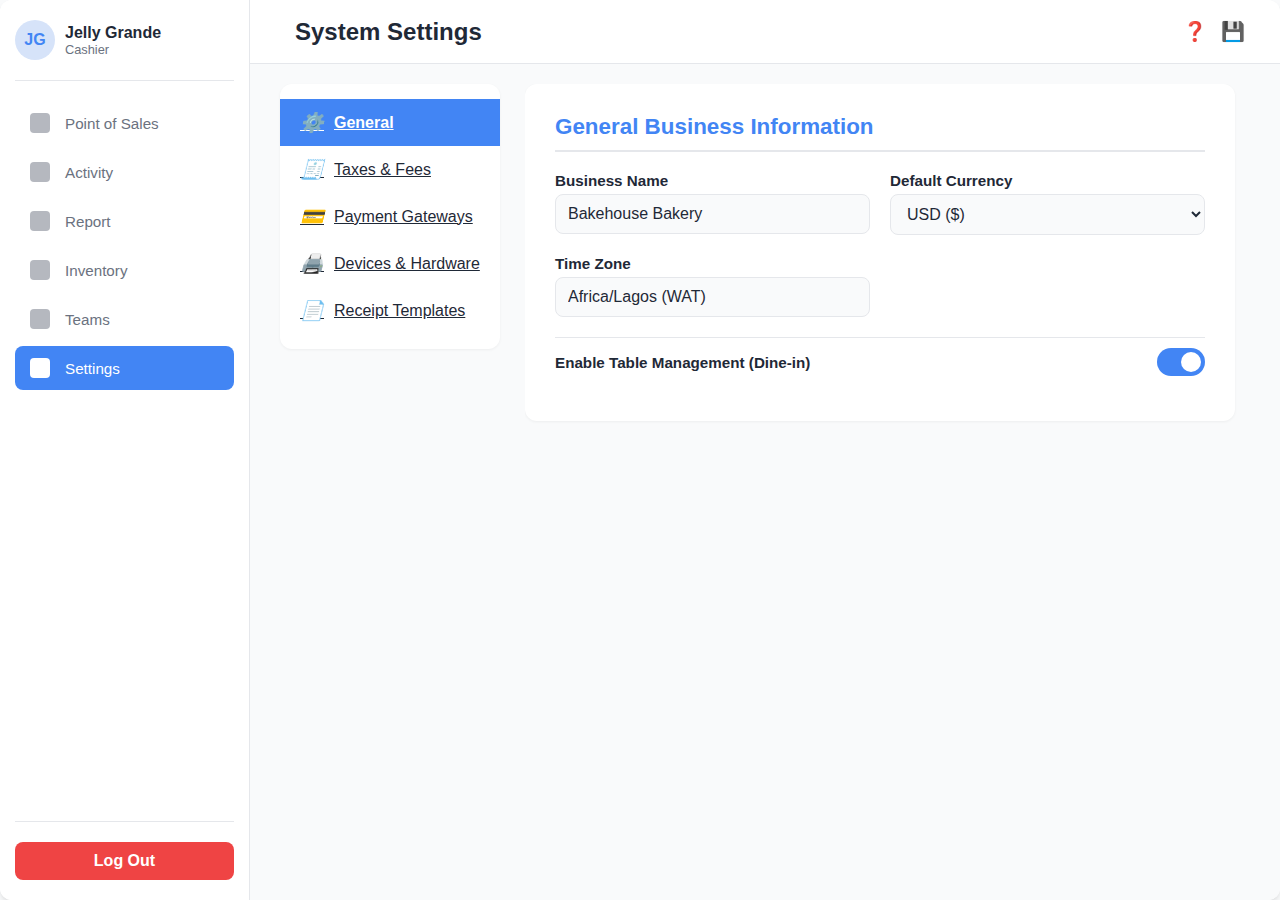
<file: settings.html>
<!DOCTYPE html>
<html lang="en">
<head>
    <meta charset="UTF-8">
    <meta name="viewport" content="width=device-width, initial-scale=1.0">
    <title>Bakehouse POS - Settings</title>
    <link rel="stylesheet" href="styles.css">
    </head>
<body>
    <div class="app-container">
        <aside class="sidebar">
            <div class="user-profile">
                <div class="avatar">JG</div>
                <div class="user-info">
                    <span class="user-name">Jelly Grande</span>
                    <span class="user-role">Cashier</span>
                </div>
                <button class="close-btn">&times;</button>
            </div>
            
            <nav class="main-nav">
                <a href="pos.html" class="nav-item" data-tool="pos">
                    <i class="icon pos-icon"></i>
                    <span>Point of Sales</span>
                </a>
                <a href="activity.html" class="nav-item" data-tool="activity">
                    <i class="icon activity-icon"></i>
                    <span>Activity</span>
                </a>
                <a href="report.html" class="nav-item" data-tool="report">
                    <i class="icon report-icon"></i>
                    <span>Report</span>
                </a>
                <a href="inventory.html" class="nav-item" data-tool="inventory">
                    <i class="icon inventory-icon"></i>
                    <span>Inventory</span>
                </a>
                <a href="teams.html" class="nav-item" data-tool="teams">
                    <i class="icon teams-icon"></i>
                    <span>Teams</span>
                </a>
                <a href="settings.html" class="nav-item active" data-tool="settings">
                    <i class="icon settings-icon"></i>
                    <span>Settings</span>
                </a>
            </nav>

            <div class="log-out">
                <a href="#" class="log-out-btn">Log Out</a>
            </div>
        </aside>

        <main class="main-content settings-page">
            <header class="topbar">
                <div class="left-controls">
                    <button class="menu-toggle-btn">&#9776;</button>
                    <h2 class="page-title">System Settings</h2>
                </div>
                <div class="right-controls">
                    <button class="icon-btn help-btn">❓</button>
                    <button class="icon-btn save-btn">💾</button>
                </div>
            </header>

            <div class="settings-body">
                
                <aside class="settings-nav">
                    <a href="#general" class="setting-nav-item active" data-setting="general">
                        <i class="icon">⚙️</i> General
                    </a>
                    <a href="#taxes" class="setting-nav-item" data-setting="taxes">
                        <i class="icon">🧾</i> Taxes & Fees
                    </a>
                    <a href="#payments" class="setting-nav-item" data-setting="payments">
                        <i class="icon">💳</i> Payment Gateways
                    </a>
                    <a href="#devices" class="setting-nav-item" data-setting="devices">
                        <i class="icon">🖨️</i> Devices & Hardware
                    </a>
                    <a href="#receipts" class="setting-nav-item" data-setting="receipts">
                        <i class="icon">📄</i> Receipt Templates
                    </a>
                </aside>

                <div class="settings-content-area">

                    <section id="general" class="setting-section active">
                        <h3>General Business Information</h3>
                        <form class="setting-form">
                            <div class="form-group">
                                <label for="business-name">Business Name</label>
                                <input type="text" id="business-name" value="Bakehouse Bakery" />
                            </div>
                            <div class="form-group">
                                <label for="currency">Default Currency</label>
                                <select id="currency">
                                    <option>USD ($)</option>
                                    <option>EUR (€)</option>
                                    <option>GBP (£)</option>
                                </select>
                            </div>
                            <div class="form-group">
                                <label for="timezone">Time Zone</label>
                                <input type="text" id="timezone" value="Africa/Lagos (WAT)" />
                            </div>
                            <div class="form-group toggle-group">
                                <label>Enable Table Management (Dine-in)</label>
                                <label class="switch">
                                    <input type="checkbox" checked>
                                    <span class="slider round"></span>
                                </label>
                            </div>
                        </form>
                    </section>

                    <section id="taxes" class="setting-section">
                        <h3>Taxes & Regulatory Fees</h3>
                        <div class="setting-item-list">
                            <div class="setting-item">
                                <h4>Sales Tax (VAT)</h4>
                                <span class="setting-value">10.0%</span>
                                <button class="action-edit">Edit</button>
                            </div>
                            <div class="setting-item">
                                <h4>Service Fee (Dine-in)</h4>
                                <span class="setting-value">5.0%</span>
                                <button class="action-edit">Edit</button>
                            </div>
                            <button class="add-tax-btn">+ Add New Tax</button>
                        </div>
                    </section>

                    <section id="devices" class="setting-section">
                        <h3>Connected Hardware</h3>
                        <div class="setting-item-list">
                            <div class="setting-item">
                                <h4>POS Terminal (Main)</h4>
                                <span class="setting-value status-connected">Connected (IP: 192.168.1.10)</span>
                                <button class="action-edit">Configure</button>
                            </div>
                            <div class="setting-item">
                                <h4>Kitchen Printer (BOH)</h4>
                                <span class="setting-value status-error">Offline</span>
                                <button class="action-edit">Troubleshoot</button>
                            </div>
                            <button class="add-device-btn">+ Add Device</button>
                        </div>
                    </section>
                </div>
            </div>
        </main>
    </div>
<script src="scripts.js"></script>
    </body>
</html>
</file>
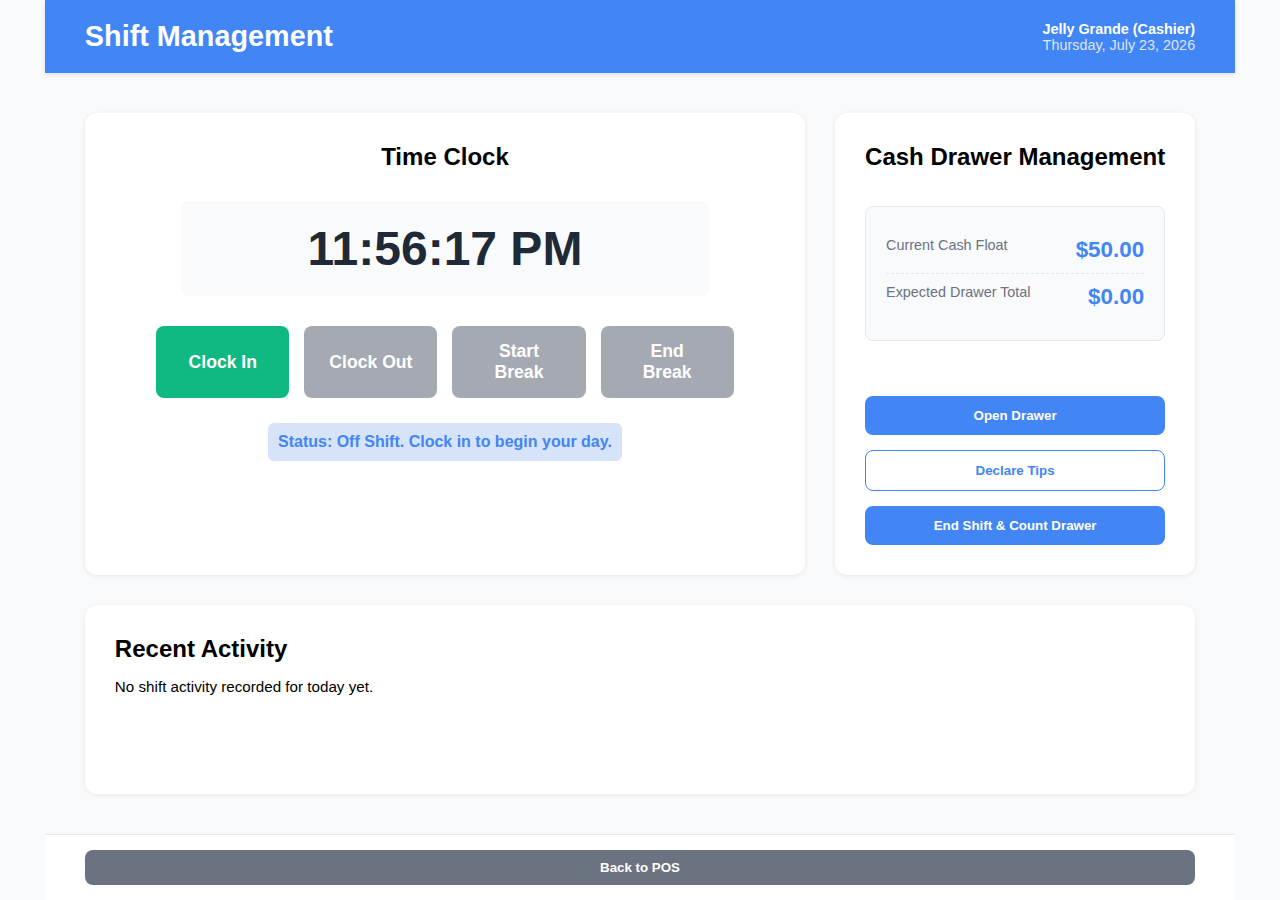
<file: shift-managment.html>
<!DOCTYPE html>
<html lang="en">
<head>
    <meta charset="UTF-8">
    <meta name="viewport" content="width=device-width, initial-scale=1.0">
    <title>Bakehouse POS - Shift Management</title>
    <link rel="stylesheet" href="styles.css">
    </head>
<body>
    <div class="shift-management-container">
        
        <header class="shift-header">
            <h1 class="shift-title">Shift Management</h1>
            <div class="user-display">
                <span class="shift-user-name">Jelly Grande (Cashier)</span>
                <span class="shift-date">Tuesday, December 2, 2025</span>
            </div>
        </header>

        <main class="shift-content">

            <section class="time-clock-section">
                <h2>Time Clock</h2>
                <div class="clock-display">
                    <span id="current-time">12:10:46 AM</span>
                </div>
                <div class="punch-buttons">
                    <button class="action-btn punch-btn clock-in-btn">Clock In</button>
                    <button class="action-btn punch-btn clock-out-btn disabled">Clock Out</button>
                    <button class="action-btn punch-btn start-break-btn disabled">Start Break</button>
                    <button class="action-btn punch-btn end-break-btn disabled">End Break</button>
                </div>
                <div class="shift-status-message">
                    <p id="shift-status">Status: Off Shift. Clock in to begin your day.</p>
                </div>
            </section>
            
            <section class="cash-management-section">
                <h2>Cash Drawer Management</h2>
                <div class="cash-summary-card">
                    <div class="cash-metric">
                        <span class="metric-label">Current Cash Float</span>
                        <span class="metric-value" id="cash-float">$0.00</span>
                    </div>
                    <div class="cash-metric">
                        <span class="metric-label">Expected Drawer Total</span>
                        <span class="metric-value" id="expected-total">$0.00</span>
                    </div>
                </div>

                <div class="cash-actions">
                    <button class="action-btn primary-action open-drawer-btn">Open Drawer</button>
                    <button class="action-btn secondary-action declare-tips-btn">Declare Tips</button>
                    <button class="action-btn primary-action end-shift-btn disabled">End Shift & Count Drawer</button>
                </div>
            </section>
            
            <section class="shift-history-section">
                <h2>Recent Activity</h2>
                <div class="history-list">
                    <p>No shift activity recorded for today yet.</p>
                    </div>
            </section>

        </main>
        
        <footer class="shift-footer">
            <a href="pos.html"><button class="action-btn back-to-pos-btn">Back to POS</button></a>
        </footer>

    </div>
 <script src="scripts.js"></script>
    </body>
</html>
</file>
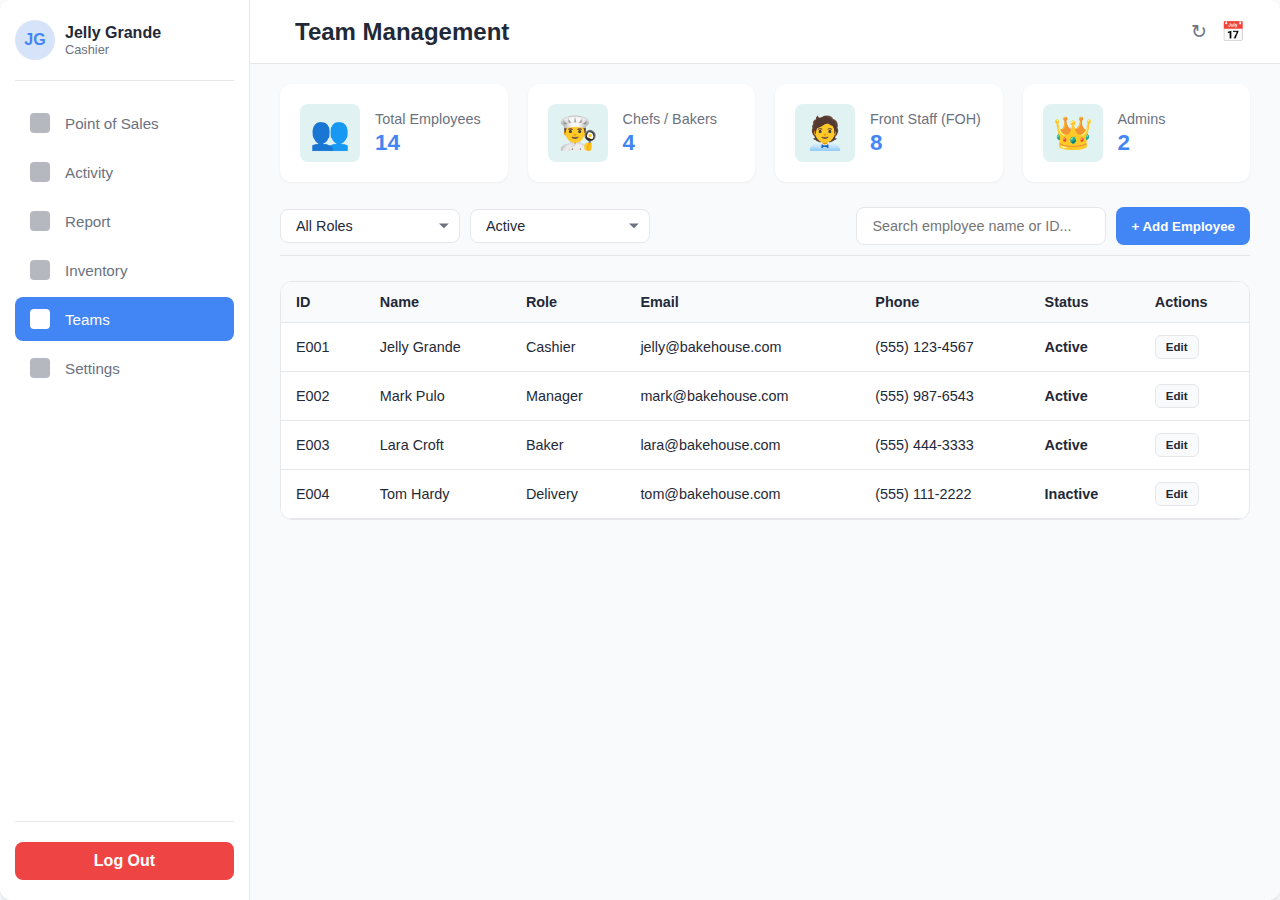
<file: teams.html>
<!DOCTYPE html>
<html lang="en">
<head>
    <meta charset="UTF-8">
    <meta name="viewport" content="width=device-width, initial-scale=1.0">
    <title>Bakehouse POS - Teams</title>
    <link rel="stylesheet" href="styles.css">
    </head>
<body>
    <div class="app-container">
        <aside class="sidebar">
            <div class="user-profile">
                <div class="avatar">JG</div>
                <div class="user-info">
                    <span class="user-name">Jelly Grande</span>
                    <span class="user-role">Cashier</span>
                </div>
                <button class="close-btn">&times;</button>
            </div>
            
            <nav class="main-nav">
                <a href="pos.html" class="nav-item" data-tool="pos">
                    <i class="icon pos-icon"></i>
                    <span>Point of Sales</span>
                </a>
                <a href="activity.html" class="nav-item" data-tool="activity">
                    <i class="icon activity-icon"></i>
                    <span>Activity</span>
                </a>
                <a href="report.html" class="nav-item" data-tool="report">
                    <i class="icon report-icon"></i>
                    <span>Report</span>
                </a>
                <a href="inventory.html" class="nav-item" data-tool="inventory">
                    <i class="icon inventory-icon"></i>
                    <span>Inventory</span>
                </a>
                <a href="teams.html" class="nav-item active" data-tool="teams">
                    <i class="icon teams-icon"></i>
                    <span>Teams</span>
                </a>
                <a href="settings.html" class="nav-item" data-tool="settings">
                    <i class="icon settings-icon"></i>
                    <span>Settings</span>
                </a>
            </nav>

            <div class="log-out">
                <a href="#" class="log-out-btn">Log Out</a>
            </div>
        </aside>

        <main class="main-content teams-page">
            <header class="topbar">
                <div class="left-controls">
                    <button class="menu-toggle-btn">&#9776;</button>
                    <h2 class="page-title">Team Management</h2>
                </div>
                <div class="right-controls">
                    <button class="icon-btn refresh-btn">↻</button>
                    <button class="icon-btn schedule-btn">📅</button>
                </div>
            </header>

            <div class="teams-body">
                
                <div class="metric-cards-grid">
                    <div class="metric-card">
                        <span class="metric-icon">👥</span>
                        <div class="metric-info">
                            <span class="metric-title">Total Employees</span>
                            <span class="metric-value">14</span>
                        </div>
                    </div>

                    <div class="metric-card">
                        <span class="metric-icon">👨‍🍳</span>
                        <div class="metric-info">
                            <span class="metric-title">Chefs / Bakers</span>
                            <span class="metric-value">4</span>
                        </div>
                    </div>

                    <div class="metric-card">
                        <span class="metric-icon">🧑‍💼</span>
                        <div class="metric-info">
                            <span class="metric-title">Front Staff (FOH)</span>
                            <span class="metric-value">8</span>
                        </div>
                    </div>

                    <div class="metric-card">
                        <span class="metric-icon">👑</span>
                        <div class="metric-info">
                            <span class="metric-title">Admins</span>
                            <span class="metric-value">2</span>
                        </div>
                    </div>
                </div>

                <div class="teams-controls">
                    <div class="filters">
                        <select class="select-field role-filter">
                            <option value="all">All Roles</option>
                            <option value="manager">Manager</option>
                            <option value="cashier">Cashier</option>
                            <option value="baker">Baker</option>
                            <option value="delivery">Delivery</option>
                        </select>
                        <select class="select-field status-filter">
                            <option value="active">Active</option>
                            <option value="inactive">Inactive</option>
                        </select>
                    </div>
                    <div class="actions">
                        <input type="text" class="search-input" placeholder="Search employee name or ID..." />
                        <button class="add-employee-btn">+ Add Employee</button>
                    </div>
                </div>

                <div class="detailed-teams-section">
                    <div class="table-container">
                        <table class="teams-table">
                            <thead>
                                <tr>
                                    <th>ID</th>
                                    <th>Name</th>
                                    <th>Role</th>
                                    <th>Email</th>
                                    <th>Phone</th>
                                    <th>Status</th>
                                    <th>Actions</th>
                                </tr>
                            </thead>
                            <tbody>
                                <tr>
                                    <td data-label="ID">E001</td>
                                    <td data-label="Name">Jelly Grande</td>
                                    <td data-label="Role">Cashier</td>
                                    <td data-label="Email">jelly@bakehouse.com</td>
                                    <td data-label="Phone">(555) 123-4567</td>
                                    <td data-label="Status" class="status-active">Active</td>
                                    <td data-label="Actions"><button class="action-edit">Edit</button></td>
                                </tr>
                                <tr>
                                    <td data-label="ID">E002</td>
                                    <td data-label="Name">Mark Pulo</td>
                                    <td data-label="Role">Manager</td>
                                    <td data-label="Email">mark@bakehouse.com</td>
                                    <td data-label="Phone">(555) 987-6543</td>
                                    <td data-label="Status" class="status-active">Active</td>
                                    <td data-label="Actions"><button class="action-edit">Edit</button></td>
                                </tr>
                                <tr>
                                    <td data-label="ID">E003</td>
                                    <td data-label="Name">Lara Croft</td>
                                    <td data-label="Role">Baker</td>
                                    <td data-label="Email">lara@bakehouse.com</td>
                                    <td data-label="Phone">(555) 444-3333</td>
                                    <td data-label="Status" class="status-active">Active</td>
                                    <td data-label="Actions"><button class="action-edit">Edit</button></td>
                                </tr>
                                <tr>
                                    <td data-label="ID">E004</td>
                                    <td data-label="Name">Tom Hardy</td>
                                    <td data-label="Role">Delivery</td>
                                    <td data-label="Email">tom@bakehouse.com</td>
                                    <td data-label="Phone">(555) 111-2222</td>
                                    <td data-label="Status" class="status-inactive">Inactive</td>
                                    <td data-label="Actions"><button class="action-edit">Edit</button></td>
                                </tr>
                            </tbody>
                        </table>
                    </div>
                </div>
            </div>
        </main>
    </div>
 <script src="scripts.js"></script>
    </body>
</html>
</file>
<file: styles.css>
:root {
    /* Color Palette */
    --primary-blue: #4285F4;
    --secondary-blue: #D6E3F9;
    --dark-text: #1F2937;
    --light-text: #6B7280;
    --white: #ffffff;
    --light-gray: #F9FAFB;
    --border-color: #E5E7EB;
    --red-alert: #EF4444;
    --green-success: #10B981;
    --box-shadow: 0 4px 6px -1px rgba(0, 0, 0, 0.1), 0 2px 4px -2px rgba(0, 0, 0, 0.06);
}

/* Base Styles and Layout */
* {
    box-sizing: border-box;
    margin: 0;
    padding: 0;
    font-family: 'Segoe UI', Tahoma, Geneva, Verdana, sans-serif;
}

body {
    background-color: var(--light-gray);
    display: flex;
    justify-content: center;
    align-items: center;
    min-height: 100vh;
}

.app-container {
    display: flex;
    width: 100%;
    max-width: 1600px; 
    height: 100vh;
    overflow: hidden;
    background-color: var(--white);
    box-shadow: var(--box-shadow);
    border-radius: 12px;
}

/* General Button/Input Reset */
button {
    cursor: pointer;
    border: none;
    background: none;
}
input, textarea, select {
    border: 1px solid var(--border-color);
    padding: 10px;
    border-radius: 8px;
    font-size: 0.9em;
    color: var(--dark-text);
}

/* --- Left Sidebar (Navigation) --- */
.sidebar {
    width: 250px;
    background-color: var(--white);
    border-right: 1px solid var(--border-color);
    padding: 20px 15px;
    display: flex;
    flex-direction: column;
    justify-content: space-between;
    flex-shrink: 0;
}

/* User Profile Section */
.user-profile {
    display: flex;
    align-items: center;
    padding-bottom: 20px;
    border-bottom: 1px solid var(--border-color);
    margin-bottom: 20px;
    position: relative;
}

.avatar {
    width: 40px;
    height: 40px;
    border-radius: 50%;
    background-color: var(--secondary-blue);
    color: var(--primary-blue);
    display: flex;
    justify-content: center;
    align-items: center;
    font-weight: bold;
    margin-right: 10px;
}

.user-info {
    display: flex;
    flex-direction: column;
    line-height: 1.2;
}

.user-name {
    font-weight: 600;
    color: var(--dark-text);
}

.user-role {
    font-size: 0.8em;
    color: var(--light-text);
}

.close-btn {
    position: absolute;
    right: 0;
    top: 5px;
    font-size: 1.5em;
    color: var(--light-text);
    display: none; /* Hidden on desktop, shown on mobile via media query/JS */
}

/* Navigation Links */
.main-nav {
    flex-grow: 1;
}

.nav-item {
    display: flex;
    align-items: center;
    padding: 12px 15px;
    text-decoration: none;
    color: var(--light-text);
    border-radius: 8px;
    margin-bottom: 5px;
    transition: background-color 0.2s, color 0.2s;
    font-size: 0.95em;
    font-weight: 500;
}

.nav-item .icon {
    width: 20px;
    height: 20px;
    margin-right: 15px;
    background-color: var(--light-text); 
    border-radius: 4px;
    opacity: 0.5;
    /* In a real scenario, this would be an SVG or icon font */
}

.nav-item:hover:not(.active) {
    background-color: var(--light-gray);
    color: var(--dark-text);
}

.nav-item.active {
    background-color: var(--primary-blue);
    color: var(--white);
}

.nav-item.active .icon {
    background-color: var(--white);
    opacity: 1;
}

/* Log Out Section */
.log-out {
    padding-top: 20px;
    border-top: 1px solid var(--border-color);
}

.log-out-btn {
    display: block;
    width: 100%;
    text-align: center;
    padding: 10px;
    background-color: var(--red-alert);
    color: var(--white);
    text-decoration: none;
    border-radius: 8px;
    font-weight: 600;
    transition: background-color 0.2s;
}

/* --- Main Content Area --- */
.main-content {
    flex-grow: 1;
    display: flex;
    flex-direction: column;
    background-color: var(--light-gray);
    overflow: hidden; /* Contains children scrolls */
}

/* Header/Topbar */
.topbar {
    display: flex;
    justify-content: space-between;
    align-items: center;
    padding: 15px 20px;
    background-color: var(--white);
    border-bottom: 1px solid var(--border-color);
    flex-shrink: 0;
}

.left-controls {
    display: flex;
    align-items: center;
    gap: 15px;
}

.date-time {
    display: flex;
    align-items: center;
    font-size: 0.9em;
    color: var(--light-text);
    padding: 5px 10px;
    border: 1px solid var(--border-color);
    border-radius: 6px;
}

.date {
    margin-right: 10px;
    font-weight: 500;
    color: var(--dark-text);
}

.order-status {
    display: flex;
    align-items: center;
    font-size: 0.9em;
    font-weight: 600;
    padding: 5px 10px;
    border-radius: 6px;
}
.order-status.open {
    color: var(--primary-blue);
    background-color: var(--secondary-blue);
}

.status-dot {
    width: 8px;
    height: 8px;
    border-radius: 50%;
    margin-right: 5px;
}
.order-status.open .status-dot {
    background-color: var(--primary-blue);
}


.menu-toggle-btn {
    display: none; /* Hidden on desktop */
    font-size: 1.5em;
    color: var(--dark-text);
}

.icon-btn {
    font-size: 1.2em;
    color: var(--light-text);
    padding: 5px;
    border-radius: 5px;
    transition: background-color 0.2s;
}
.icon-btn:hover {
    background-color: var(--border-color);
}

/* POS Body Layout */
.pos-body {
    display: flex;
    flex-grow: 1;
    overflow: hidden;
}

/* Menu and Product Panel (Left/Center Section) */
.menu-panel {
    flex: 3;
    max-width: calc(100% - 350px); /* Ensures order panel space on large screens */
    padding: 20px;
    display: flex;
    flex-direction: column;
    overflow-y: auto;
    gap: 15px;
}

/* Menu Categories */
.menu-categories {
    display: flex;
    flex-wrap: nowrap;
    overflow-x: auto;
    gap: 10px;
    padding-bottom: 10px;
    flex-shrink: 0; /* Prevents shrinking */
    /* Custom scrollbar appearance (non-standard) */
    scrollbar-width: thin;
    scrollbar-color: var(--border-color) transparent;
}
.menu-categories::-webkit-scrollbar {
    height: 6px;
}
.menu-categories::-webkit-scrollbar-thumb {
    background-color: var(--border-color);
    border-radius: 3px;
}

.category {
    flex-shrink: 0;
    min-width: 100px;
    padding: 10px 15px;
    background-color: var(--white);
    border: 1px solid var(--border-color);
    border-radius: 10px;
    text-align: center;
    transition: all 0.2s;
    font-size: 0.9em;
    font-weight: 500;
    color: var(--light-text);
}

.category.active {
    background-color: var(--primary-blue);
    color: var(--white);
    border-color: var(--primary-blue);
}

.category small {
    display: block;
    font-size: 0.75em;
    color: inherit;
    opacity: 0.8;
}

/* Product Selection */
.product-selection {
    flex-grow: 1;
    display: flex;
    flex-direction: column;
    min-height: 0; /* Fixes potential flex issues in IE/Edge */
}

.search-bar {
    position: relative;
    margin-bottom: 20px;
    flex-shrink: 0;
}

.search-bar input {
    width: 100%;
    padding: 12px 15px 12px 40px;
    background-color: var(--white);
}

.search-icon {
    position: absolute;
    left: 15px;
    top: 50%;
    transform: translateY(-50%);
    color: var(--light-text);
    font-size: 0.9em;
}

/* Product Grid */
.product-grid {
    display: grid;
    grid-template-columns: repeat(auto-fill, minmax(150px, 1fr));
    gap: 15px;
    flex-grow: 1;
    overflow-y: auto;
    padding-right: 10px; /* Space for scrollbar */
}

.product-card {
    background-color: var(--white);
    border-radius: 12px;
    padding: 10px;
    display: flex;
    flex-direction: column;
    cursor: pointer;
    box-shadow: 0 1px 3px rgba(0, 0, 0, 0.05);
    transition: transform 0.1s, box-shadow 0.1s;
    position: relative;
}

.product-card:hover {
    transform: translateY(-2px);
    box-shadow: 0 4px 10px rgba(0, 0, 0, 0.1);
}

.product-card img {
    width: 100%;
    height: 100px;
    object-fit: cover;
    border-radius: 8px;
    margin-bottom: 10px;
}

.product-tag {
    position: absolute;
    top: 15px;
    left: 15px;
    background-color: rgba(255, 255, 255, 0.9);
    color: var(--primary-blue);
    font-size: 0.7em;
    padding: 3px 8px;
    border-radius: 4px;
    font-weight: 600;
}

.product-info {
    width: 100%;
    display: flex;
    flex-direction: column;
    align-items: flex-start;
    padding: 0 5px;
}

.product-name {
    font-size: 0.9em;
    font-weight: 600;
    color: var(--dark-text);
    line-height: 1.2;
}

.product-price {
    font-size: 1em;
    font-weight: 700;
    color: var(--primary-blue);
    margin-top: 3px;
}

/* Active Orders Queue */
.active-orders-queue {
    display: flex;
    gap: 10px;
    padding-top: 15px;
    border-top: 1px solid var(--border-color);
    overflow-x: auto;
    white-space: nowrap;
    flex-shrink: 0;
}

.track-order-btn {
    flex-shrink: 0;
    padding: 10px 15px;
    background-color: var(--primary-blue);
    color: var(--white);
    border-radius: 8px;
    font-weight: 600;
    display: flex;
    align-items: center;
    gap: 5px;
}

.order-item {
    flex-shrink: 0;
    background-color: var(--white);
    border-radius: 8px;
    padding: 10px 15px;
    border: 1px solid var(--border-color);
    cursor: pointer;
    display: flex;
    flex-direction: column;
    min-width: 140px;
    transition: background-color 0.2s;
}

.order-item.active {
    border-color: var(--primary-blue);
    background-color: var(--secondary-blue);
}

.customer-name {
    font-weight: 600;
    color: var(--dark-text);
}

.order-details {
    font-size: 0.8em;
    color: var(--light-text);
    margin-bottom: 5px;
}

.order-time {
    font-size: 0.75em;
    color: var(--light-text);
}

.status {
    font-size: 0.8em;
    font-weight: 600;
    color: var(--green-success);
    margin-top: 5px;
}

/* --- Order Summary Panel (Right Sidebar) --- */
.order-summary-panel {
    flex: 1;
    min-width: 350px; 
    max-width: 400px;
    background-color: var(--white);
    border-left: 1px solid var(--border-color);
    display: flex;
    flex-direction: column;
    padding: 20px;
    flex-shrink: 0;
}

/* Order Header */
.order-header {
    display: flex;
    justify-content: space-between;
    align-items: flex-start;
    padding-bottom: 15px;
    margin-bottom: 15px;
    border-bottom: 1px solid var(--border-color);
}

.order-title {
    display: flex;
    flex-direction: column;
}

.order-header .customer-name {
    font-size: 1.1em;
    font-weight: 700;
}

.order-header .order-number {
    font-size: 0.8em;
    color: var(--light-text);
}

.edit-btn {
    color: var(--light-text);
    font-size: 1em;
    padding: 5px;
}

/* Table and Type Selectors */
.order-table-type {
    display: flex;
    gap: 10px;
    margin-bottom: 20px;
    flex-shrink: 0;
}

.select-field {
    flex: 1;
    padding: 8px;
    border-radius: 8px;
    font-size: 0.9em;
    background-color: var(--light-gray);
    appearance: none; /* Hide default arrow */
    background-image: url('data:image/svg+xml;charset=US-ASCII,%3Csvg%20xmlns%3D%22http%3A%2F%2Fwww.w3.org%2F2000%2Fsvg%22%20width%3D%22292.4%22%20height%3D%22292.4%22%3E%3Cpath%20fill%3D%22%236B7280%22%20d%3D%22M287%2069.9l-143.5%20143.6L0%2069.9z%22%2F%3E%3C%2Fsvg%3E');
    background-repeat: no-repeat;
    background-position: right 10px center;
    background-size: 10px;
    padding-right: 30px;
}

.add-item-btn {
    width: 40px;
    height: 40px;
    background-color: var(--primary-blue);
    color: var(--white);
    border-radius: 8px;
    font-size: 1.5em;
    line-height: 1;
}

/* Order Items List */
.order-items-list {
    flex-grow: 1;
    overflow-y: auto;
    padding-right: 10px;
    margin-bottom: 15px;
}

.order-item-detail {
    display: flex;
    align-items: center;
    padding: 10px 0;
    border-bottom: 1px dotted var(--border-color);
    gap: 10px;
}

.order-item-detail:last-child {
    border-bottom: none;
}

.order-item-detail img {
    width: 50px;
    height: 50px;
    object-fit: cover;
    border-radius: 6px;
    flex-shrink: 0;
}

.order-item-detail .item-info {
    flex-grow: 1;
    display: flex;
    flex-direction: column;
    line-height: 1.3;
    min-width: 0; /* Allows name/price to compress */
}

.order-item-detail .item-name {
    font-weight: 600;
    color: var(--dark-text);
}

.order-item-detail .item-price {
    font-size: 0.85em;
    color: var(--light-text);
}

.item-quantity-control {
    display: flex;
    align-items: center;
    gap: 2px;
    border: 1px solid var(--border-color);
    border-radius: 8px;
    padding: 2px;
    flex-shrink: 0;
}

.item-quantity-control button {
    background-color: var(--white);
    border: 1px solid transparent; /* Keep size consistent */
    border-radius: 6px;
    width: 28px;
    height: 28px;
    font-size: 1.1em;
    display: flex;
    justify-content: center;
    align-items: center;
    line-height: 1;
    padding: 0;
}

.item-qty {
    font-weight: 600;
    padding: 0 8px;
    font-size: 0.9em;
}

/* Order Footer (Totals and Actions) */
.order-footer {
    flex-shrink: 0;
    padding-top: 15px;
    border-top: 1px solid var(--border-color);
}

.totals-table {
    margin-bottom: 20px;
}

.total-row {
    display: flex;
    justify-content: space-between;
    font-size: 0.95em;
    padding: 5px 0;
    color: var(--dark-text);
}

.amount-display {
    font-weight: 500;
}

.discount-row {
    color: var(--red-alert);
}

.grand-total {
    font-weight: 700;
    font-size: 1.2em;
    padding-top: 8px;
    margin-top: 5px;
    border-top: 1px solid var(--border-color);
}

.total-amount {
    color: var(--primary-blue);
}

.promo-voucher {
    display: flex;
    gap: 10px;
    margin-bottom: 15px;
}

.promo-voucher input {
    flex-grow: 1;
    background-color: var(--light-gray);
}

.gris-btn {
    background-color: var(--green-success);
    color: var(--white);
    padding: 10px 15px;
    border-radius: 8px;
    font-weight: 600;
}

.place-order-btn {
    width: 100%;
    padding: 12px;
    background-color: var(--primary-blue);
    color: var(--white);
    border-radius: 8px;
    font-size: 1.1em;
    font-weight: 700;
    transition: background-color 0.2s;
}

.place-order-btn:hover {
    background-color: #3b74d9;
}

/* --- Product Detail Modal --- */
.modal-overlay {
    position: fixed;
    top: 0;
    left: 0;
    width: 100%;
    height: 100%;
    background-color: rgba(0, 0, 0, 0.6);
    display: none; /* Initially hidden */
    justify-content: center;
    align-items: center;
    z-index: 1000;
}

.modal-overlay.active {
    display: flex; 
}

.modal-content {
    background-color: var(--white);
    border-radius: 12px;
    width: 90%;
    max-width: 750px;
    padding: 25px;
    box-shadow: 0 10px 25px rgba(0, 0, 0, 0.2);
}

.modal-header {
    display: flex;
    justify-content: space-between;
    align-items: center;
    margin-bottom: 20px;
}
.modal-title {
    font-size: 1.2em;
    font-weight: 600;
    color: var(--dark-text);
}

.close-modal-btn {
    font-size: 1.8em;
    color: var(--light-text);
}

.detail-menu {
    display: flex;
    gap: 30px;
}

.detail-left {
    flex: 1;
    display: flex;
    flex-direction: column;
    align-items: center;
    max-width: 40%;
}

.detail-img {
    width: 100%;
    height: 180px;
    border-radius: 12px;
    object-fit: cover;
    margin-bottom: 15px;
}

.detail-tag {
    background-color: var(--secondary-blue);
    color: var(--primary-blue);
    padding: 5px 10px;
    border-radius: 6px;
    font-weight: 600;
    font-size: 0.8em;
    margin-bottom: 10px;
}

.detail-price {
    font-size: 1.5em;
    font-weight: 700;
    color: var(--primary-blue);
}

.detail-right {
    flex: 2;
}

.detail-name {
    font-size: 1.8em;
    color: var(--dark-text);
    margin-bottom: 10px;
}

.detail-description {
    color: var(--light-text);
    margin-bottom: 20px;
    line-height: 1.5;
}

.notes-input {
    width: 100%;
    min-height: 80px;
    resize: vertical;
    margin-bottom: 20px;
}

.detail-quantity-control {
    display: flex;
    align-items: center;
    justify-content: center;
    gap: 10px;
    margin-bottom: 20px;
}

.detail-qty-input {
    width: 60px;
    text-align: center;
    padding: 8px 0;
    font-size: 1.1em;
    font-weight: 600;
}

.detail-quantity-control button {
    width: 40px;
    height: 40px;
    border: 1px solid var(--border-color);
    border-radius: 8px;
    font-size: 1.5em;
    background-color: var(--light-gray);
}

.add-to-cart-btn {
    width: 100%;
    padding: 15px;
    background-color: var(--primary-blue);
    color: var(--white);
    border-radius: 8px;
    font-size: 1.2em;
    font-weight: 700;
}


/* --- Responsive Adjustments --- */
@media (max-width: 1200px) {
    .order-summary-panel {
        min-width: 300px;
        max-width: 350px;
    }
    .menu-panel {
        max-width: calc(100% - 300px);
    }
}

@media (max-width: 900px) {
    /* Main Layout */
    .app-container {
        border-radius: 0;
        height: 100%;
        min-height: 100vh;
    }
    .pos-body {
        flex-direction: column; 
    }
    .menu-panel {
        max-width: 100%; /* Take full width */
        padding-bottom: 0;
    }

    /* Sidebar Mobile State */
    .sidebar {
        position: fixed;
        left: -250px; 
        z-index: 1000;
        height: 100vh;
        box-shadow: 4px 0 10px rgba(0, 0, 0, 0.2);
        transition: left 0.3s ease-in-out;
    }
    .sidebar.active {
        left: 0; 
    }
    .menu-toggle-btn {
        display: block; /* Show menu button */
    }
    .user-profile .close-btn {
        display: block; /* Show close button */
    }

    /* Order Summary Mobile State (Stacked at the bottom) */
    .order-summary-panel {
        min-width: 100%;
        max-width: 100%;
        border-left: none;
        border-top: 1px solid var(--border-color);
        padding: 15px 20px;
    }
    .order-items-list {
        max-height: 30vh; /* Limit height to save screen space */
    }

    /* Modal Mobile Adjustments */
    .modal-content {
        max-width: 95%;
    }
    .detail-menu {
        flex-direction: column;
    }
    .detail-left {
        max-width: 100%;
        order: 1; /* Move price/tag below image */
        flex-direction: row;
        justify-content: space-between;
        padding-bottom: 10px;
        border-bottom: 1px solid var(--border-color);
    }
    .detail-img {
        max-width: 100%;
        height: auto;
        margin-bottom: 15px;
        order: 0;
    }
    .detail-right {
        order: 2;
    }
    .detail-tag, .detail-price {
        margin: 0;
    }
    .detail-price {
        font-size: 1.2em;
    }
}

@media (max-width: 600px) {
    .date-time {
        display: none; /* Hide date/time on smaller phones */
    }
    .product-grid {
        grid-template-columns: repeat(auto-fill, minmax(130px, 1fr));
        padding-right: 0;
    }
    .order-item {
        min-width: 120px;
    }
}


/* --- Activity Page Specific Styles --- */
.activity-page .topbar {
    /* Adjustments for the Activity page header */
    padding: 15px 30px;
}

.activity-page .page-title {
    font-size: 1.5em;
    font-weight: 700;
    color: var(--dark-text);
    margin-left: 15px; /* Space from the menu toggle button */
}

/* Activity Body Layout */
.activity-body {
    padding: 20px 30px;
    flex-grow: 1;
    display: flex;
    flex-direction: column;
    overflow: hidden;
}

/* Filters and Controls */
.activity-controls {
    display: flex;
    justify-content: space-between;
    align-items: center;
    margin-bottom: 20px;
    flex-wrap: wrap; /* Allow wrapping on smaller screens */
    gap: 15px;
}

.filters {
    display: flex;
    gap: 10px;
    flex-wrap: wrap;
}

.filter-btn {
    padding: 10px 15px;
    border-radius: 8px;
    font-size: 0.9em;
    font-weight: 600;
    color: var(--light-text);
    border: 1px solid var(--border-color);
    background-color: var(--white);
    transition: all 0.2s;
}

.filter-btn:hover:not(.active) {
    background-color: var(--light-gray);
    color: var(--dark-text);
}

.filter-btn.active {
    background-color: var(--primary-blue);
    color: var(--white);
    border-color: var(--primary-blue);
}

.actions {
    display: flex;
    gap: 10px;
}

.search-input {
    width: 250px;
    padding: 10px 15px;
    background-color: var(--white);
}

.add-table-btn {
    padding: 10px 15px;
    background-color: var(--green-success);
    color: var(--white);
    border-radius: 8px;
    font-weight: 600;
    transition: background-color 0.2s;
}
.add-table-btn:hover {
    background-color: #0c9f6d;
}

/* Table Grid View */
.table-grid {
    flex-grow: 1;
    overflow-y: auto;
    padding-right: 15px; /* For scrollbar spacing */
    
    display: grid;
    grid-template-columns: repeat(auto-fill, minmax(220px, 1fr));
    gap: 25px;
    padding-bottom: 20px;
}

.table-card {
    background-color: var(--white);
    border-radius: 12px;
    padding: 20px;
    box-shadow: 0 1px 3px rgba(0, 0, 0, 0.05);
    display: flex;
    flex-direction: column;
    justify-content: space-between;
    min-height: 180px;
    border: 2px solid transparent;
    transition: all 0.2s;
}
.table-card:hover {
    box-shadow: 0 4px 10px rgba(0, 0, 0, 0.1);
}

/* Status specific borders and highlights */
.table-status-open {
    border-color: var(--primary-blue);
}
.table-status-occupied {
    border-color: var(--red-alert);
}
.table-status-reserved {
    border-color: orange;
}

.table-header {
    display: flex;
    justify-content: space-between;
    align-items: center;
    margin-bottom: 10px;
}

.table-number {
    font-size: 1.5em;
    font-weight: 700;
    color: var(--dark-text);
}

.table-status {
    font-size: 0.85em;
    font-weight: 600;
    padding: 4px 8px;
    border-radius: 6px;
}

/* Color coding for status tags */
.table-status-open .table-status {
    background-color: var(--secondary-blue);
    color: var(--primary-blue);
}
.table-status-occupied .table-status {
    background-color: #FEE2E2; /* Light Red */
    color: var(--red-alert);
}
.table-status-available .table-status {
    background-color: #D1FAE5; /* Light Green */
    color: var(--green-success);
}
.table-status-reserved .table-status {
    background-color: #FFEDD5; /* Light Orange */
    color: orange;
}

.order-info {
    margin-bottom: 15px;
    flex-grow: 1;
}

.customer-name {
    display: block;
    font-size: 1.1em;
    font-weight: 600;
    color: var(--dark-text);
    margin-bottom: 3px;
}

.order-time {
    display: block;
    font-size: 0.85em;
    color: var(--light-text);
}

.order-summary {
    display: flex;
    justify-content: space-between;
    padding: 10px 0;
    border-top: 1px solid var(--border-color);
    margin-bottom: 10px;
    font-size: 0.9em;
}

.total-price {
    font-weight: 700;
    color: var(--primary-blue);
}

.action-btn {
    width: 100%;
    padding: 10px;
    border-radius: 8px;
    font-weight: 600;
    transition: background-color 0.2s;
    /* Default styling, will be overridden by status-specific styles below */
}

/* Available/New Order Button */
.table-status-available .new-order {
    background-color: var(--primary-blue);
    color: var(--white);
}

/* Open/Occupied/Reserved Button */
.table-status-open .view-order,
.table-status-occupied .view-order,
.table-status-reserved .confirm-reserve {
    background-color: var(--light-gray);
    color: var(--dark-text);
    border: 1px solid var(--border-color);
}
.table-status-open .view-order:hover,
.table-status-occupied .view-order:hover,
.table-status-reserved .confirm-reserve:hover {
    background-color: var(--border-color);
}

/* --- Responsive Adjustments for Activity Page --- */
@media (max-width: 900px) {
    .activity-page .topbar {
        padding: 10px 15px;
    }
    .activity-page .page-title {
        font-size: 1.3em;
    }
    .activity-body {
        padding: 15px;
    }
    .activity-controls {
        flex-direction: column;
        align-items: stretch;
    }
    .filters {
        order: 2; /* Move filters below search/actions for better flow */
        justify-content: center;
        overflow-x: auto;
        padding-bottom: 10px;
    }
    .filter-btn {
        flex-shrink: 0;
    }
    .actions {
        order: 1;
        width: 100%;
        margin-bottom: 10px;
    }
    .search-input {
        flex-grow: 1;
        width: auto;
    }
    .table-grid {
        grid-template-columns: repeat(auto-fill, minmax(180px, 1fr));
        gap: 15px;
        padding-right: 0;
    }
    .date-time {
        display: none; /* Hide date/time to save space in the header */
    }
}
@media (max-width: 600px) {
    .table-grid {
        grid-template-columns: repeat(auto-fill, minmax(150px, 1fr));
    }
}


/* --- Report Page Specific Styles --- */
.report-page .topbar {
    padding: 15px 30px;
    /* Reuse general topbar styles */
}

.report-page .page-title {
    font-size: 1.5em;
    font-weight: 700;
    color: var(--dark-text);
    margin-left: 15px; 
}

.date-range-selector {
    display: flex;
    align-items: center;
    gap: 10px;
}

.date-range-selector .select-field {
    width: 150px;
    padding: 8px 15px;
    background-color: var(--white);
    /* Reuse select-field styling from POS page, ensuring appearance: none is set */
}

/* Report Body Layout */
.report-body {
    padding: 20px 30px;
    flex-grow: 1;
    overflow-y: auto;
    display: flex;
    flex-direction: column;
    gap: 25px;
}

/* 1. Key Metric Cards */
.metric-cards-grid {
    display: grid;
    grid-template-columns: repeat(auto-fit, minmax(220px, 1fr));
    gap: 20px;
}

.metric-card {
    background-color: var(--white);
    padding: 20px;
    border-radius: 12px;
    display: flex;
    align-items: center;
    gap: 15px;
    box-shadow: 0 1px 3px rgba(0, 0, 0, 0.05);
}

.metric-icon {
    font-size: 2em;
    padding: 10px;
    background-color: var(--light-gray);
    border-radius: 8px;
    flex-shrink: 0;
}

.metric-info {
    flex-grow: 1;
}

.metric-title {
    display: block;
    font-size: 0.9em;
    color: var(--light-text);
    margin-bottom: 3px;
}

.metric-value {
    display: block;
    font-size: 1.5em;
    font-weight: 700;
    color: var(--dark-text);
}

.metric-change {
    font-size: 0.85em;
    font-weight: 600;
    padding: 5px 10px;
    border-radius: 6px;
    flex-shrink: 0;
}

.metric-change.positive {
    color: var(--green-success);
    background-color: #D1FAE5; /* Light Green */
}

.metric-change.negative {
    color: var(--red-alert);
    background-color: #FEE2E2; /* Light Red */
}

/* 2. Charts Section */
.charts-section {
    display: flex;
    gap: 25px;
    flex-wrap: wrap; /* Allows stacking on small screens */
}

.chart-box {
    background-color: var(--white);
    padding: 20px;
    border-radius: 12px;
    box-shadow: 0 1px 3px rgba(0, 0, 0, 0.05);
    min-height: 350px;
    display: flex;
    flex-direction: column;
}

.sales-chart {
    flex: 3;
    min-width: 450px;
}

.top-items-chart {
    flex: 2;
    min-width: 300px;
}

.chart-title {
    font-size: 1.2em;
    font-weight: 600;
    color: var(--dark-text);
    margin-bottom: 15px;
}

.chart-placeholder {
    flex-grow: 1;
    display: flex;
    justify-content: center;
    align-items: center;
    background-color: var(--light-gray);
    border-radius: 8px;
    color: var(--light-text);
    font-size: 0.9em;
}

/* 3. Detailed Transactions Table */
.detailed-report-section {
    margin-bottom: 20px;
}

.section-title {
    font-size: 1.4em;
    font-weight: 700;
    color: var(--dark-text);
    margin-bottom: 15px;
}

.table-container {
    overflow-x: auto;
    border: 1px solid var(--border-color);
    border-radius: 12px;
}

.transaction-table {
    width: 100%;
    border-collapse: collapse;
    background-color: var(--white);
    min-width: 700px; /* Ensure table is readable on smaller screens */
}

.transaction-table thead {
    background-color: var(--light-gray);
    font-size: 0.9em;
    color: var(--dark-text);
    text-align: left;
    font-weight: 600;
}

.transaction-table th,
.transaction-table td {
    padding: 12px 15px;
    border-bottom: 1px solid var(--border-color);
}

.transaction-table tbody tr:last-child td {
    border-bottom: none;
}

.transaction-table tbody tr:hover {
    background-color: #f5f5f5;
}

.transaction-table td[data-label] {
    font-size: 0.9em;
    color: var(--light-text);
}

.transaction-table td:nth-child(5) {
    font-weight: 700;
    color: var(--primary-blue);
}

.status-complete {
    font-weight: 600;
    color: var(--green-success);
}

/* Mobile Table Adjustments (Making it stack/card-like) */
@media (max-width: 768px) {
    .transaction-table {
        min-width: 100%; /* Allows it to shrink/scroll */
        display: block;
        width: 100%;
    }
    .transaction-table thead {
        display: none; /* Hide header */
    }
    .transaction-table tbody,
    .transaction-table tr,
    .transaction-table td {
        display: block;
        width: 100%;
        text-align: right;
    }
    .transaction-table tr {
        margin-bottom: 10px;
        border: 1px solid var(--border-color);
        border-radius: 8px;
        padding: 10px;
    }
    .transaction-table td {
        padding: 5px 0;
        border: none;
        text-align: right;
        position: relative;
    }
    .transaction-table td::before {
        content: attr(data-label);
        float: left;
        font-weight: 600;
        color: var(--dark-text);
    }
}

/* --- Responsive Adjustments for Report Page --- */
@media (max-width: 1000px) {
    .charts-section {
        flex-direction: column;
    }
    .sales-chart,
    .top-items-chart {
        min-width: 100%;
        flex: auto;
    }
}

@media (max-width: 600px) {
    .report-body {
        padding: 15px;
        gap: 15px;
    }
    .report-page .topbar {
        padding: 10px 15px;
    }
    .report-page .page-title {
        font-size: 1.3em;
    }
    .metric-card {
        flex-direction: column;
        align-items: flex-start;
        text-align: left;
    }
    .metric-icon {
        margin-bottom: 5px;
    }
    .metric-info {
        width: 100%;
    }
    .metric-change {
        margin-top: 10px;
        align-self: flex-end;
    }
}

/* --- Inventory Page Specific Styles --- */
.inventory-page .topbar {
    padding: 15px 30px;
}

.inventory-page .page-title {
    font-size: 1.5em;
    font-weight: 700;
    color: var(--dark-text);
    margin-left: 15px; 
}

/* Inventory Body Layout */
.inventory-body {
    padding: 20px 30px;
    flex-grow: 1;
    overflow-y: auto;
    display: flex;
    flex-direction: column;
    gap: 25px;
}

/* 1. Key Metric Cards (Reusing Report styles) */
/* The metric-cards-grid and metric-card styles are reused from the Report page, 
   but we ensure the content looks clean for inventory specific icons. */

.metric-card .metric-icon {
    /* Specific styling for inventory icons if needed, or rely on base style */
    font-size: 2em;
    padding: 10px;
    background-color: var(--secondary-blue); /* Different background for differentiation */
    color: var(--primary-blue);
    border-radius: 8px;
    flex-shrink: 0;
}

/* 2. Controls and Filters */
.inventory-controls {
    display: flex;
    justify-content: space-between;
    align-items: center;
    flex-wrap: wrap; 
    gap: 15px;
    padding-bottom: 10px;
    border-bottom: 1px solid var(--border-color);
}

.inventory-controls .filters {
    display: flex;
    gap: 10px;
    flex-wrap: wrap;
}

.inventory-controls .select-field {
    width: 180px;
    padding: 8px 15px;
    background-color: var(--white);
}

.inventory-controls .actions {
    display: flex;
    gap: 10px;
}

.inventory-controls .search-input {
    width: 250px;
    padding: 10px 15px;
    background-color: var(--white);
}

.add-item-btn {
    padding: 10px 15px;
    background-color: var(--primary-blue);
    color: var(--white);
    border-radius: 8px;
    font-weight: 600;
}

.receive-goods-btn {
    padding: 10px 15px;
    background-color: var(--green-success);
    color: var(--white);
    border-radius: 8px;
    font-weight: 600;
}

/* 3. Detailed Inventory Table (Reusing and adapting Report table structure) */
.detailed-inventory-section {
    flex-grow: 1;
}

.inventory-table {
    width: 100%;
    border-collapse: collapse;
    background-color: var(--white);
    min-width: 900px; /* Wider minimum width for more columns */
}

.inventory-table thead {
    background-color: var(--light-gray);
    font-size: 0.9em;
    color: var(--dark-text);
    text-align: left;
    font-weight: 600;
}

.inventory-table th,
.inventory-table td {
    padding: 12px 15px;
    border-bottom: 1px solid var(--border-color);
}

.inventory-table td {
    font-size: 0.9em;
    color: var(--dark-text);
}

.inventory-table td[data-label] {
    color: var(--dark-text);
}

.inventory-table tbody tr:hover {
    background-color: #f5f5f5;
}

/* Stock Status Styling */
.status-in-stock {
    font-weight: 600;
    color: var(--green-success);
}
.status-low-stock {
    font-weight: 600;
    color: orange;
}
.status-out-of-stock {
    font-weight: 600;
    color: var(--red-alert);
}

/* Action Button in Table */
.action-edit {
    padding: 5px 10px;
    background-color: var(--light-gray);
    border: 1px solid var(--border-color);
    border-radius: 6px;
    font-size: 0.8em;
    font-weight: 600;
    color: var(--dark-text);
}
.action-edit:hover {
    background-color: var(--border-color);
}

/* --- Responsive Adjustments for Inventory Page --- */

@media (max-width: 1200px) {
    .inventory-controls .actions {
        /* Stack the buttons on slightly smaller screens */
        gap: 5px;
        flex-direction: column;
        align-items: stretch;
    }
    .inventory-controls .actions button,
    .inventory-controls .search-input {
        width: 100%;
    }
    .inventory-controls .filters {
        /* Ensure filters take full width above actions */
        width: 100%;
        margin-bottom: 5px;
    }
}

@media (max-width: 900px) {
    .inventory-body {
        padding: 15px;
    }
    .inventory-page .topbar {
        padding: 10px 15px;
    }
    .inventory-page .page-title {
        font-size: 1.3em;
    }
    .metric-cards-grid {
        grid-template-columns: repeat(auto-fill, minmax(180px, 1fr));
    }
}

/* Mobile Table Adjustments (Making it stack/card-like) */
@media (max-width: 768px) {
    .inventory-table {
        min-width: 100%; 
        display: block;
        width: 100%;
    }
    .inventory-table thead {
        display: none; 
    }
    .inventory-table tbody,
    .inventory-table tr,
    .inventory-table td {
        display: block;
        width: 100%;
        text-align: right;
    }
    .inventory-table tr {
        margin-bottom: 10px;
        border: 1px solid var(--border-color);
        border-radius: 8px;
        padding: 10px;
    }
    .inventory-table td {
        padding: 5px 0;
        border: none;
        text-align: right;
        position: relative;
    }
    .inventory-table td::before {
        content: attr(data-label);
        float: left;
        font-weight: 600;
        color: var(--dark-text);
    }
}

/* --- Teams Page Specific Styles --- */

.teams-page .topbar {
    padding: 15px 30px;
    /* Reuse general topbar styles */
}

.teams-page .page-title {
    font-size: 1.5em;
    font-weight: 700;
    color: var(--dark-text);
    margin-left: 15px; 
}

/* Teams Body Layout */
.teams-body {
    padding: 20px 30px;
    flex-grow: 1;
    overflow-y: auto;
    display: flex;
    flex-direction: column;
    gap: 25px;
}

/* 1. Key Summary Cards (Reusing Metric Grid) */

.teams-body .metric-card .metric-icon {
    /* Different background for Teams icons */
    font-size: 2em;
    padding: 10px;
    background-color: #E0F2F1; /* Light Cyan/Teal */
    color: #00897B; /* Teal/Dark Cyan */
    border-radius: 8px;
    flex-shrink: 0;
}

/* 2. Controls and Filters */
.teams-controls {
    display: flex;
    justify-content: space-between;
    align-items: center;
    flex-wrap: wrap; 
    gap: 15px;
    padding-bottom: 10px;
    border-bottom: 1px solid var(--border-color);
}

.teams-controls .filters {
    display: flex;
    gap: 10px;
    flex-wrap: wrap;
}

.teams-controls .select-field {
    width: 180px;
    padding: 8px 15px;
    background-color: var(--white);
}

.teams-controls .actions {
    display: flex;
    gap: 10px;
}

.teams-controls .search-input {
    width: 250px;
    padding: 10px 15px;
    background-color: var(--white);
}

.add-employee-btn {
    padding: 10px 15px;
    background-color: var(--primary-blue);
    color: var(--white);
    border-radius: 8px;
    font-weight: 600;
}

/* 3. Detailed Employee Table (Reusing and adapting Inventory table structure) */
.detailed-teams-section {
    flex-grow: 1;
}

.teams-table {
    width: 100%;
    border-collapse: collapse;
    background-color: var(--white);
    min-width: 800px; /* Ensure table is readable */
}

.teams-table thead {
    background-color: var(--light-gray);
    font-size: 0.9em;
    color: var(--dark-text);
    text-align: left;
    font-weight: 600;
}

.teams-table th,
.teams-table td {
    padding: 12px 15px;
    border-bottom: 1px solid var(--border-color);
}

.teams-table td {
    font-size: 0.9em;
    color: var(--dark-text);
}

.teams-table tbody tr:hover {
    background-color: #f5f5f5;
}

/* Employee Status Styling */
.status-active {
    font-weight: 600;
    color: var(--green-success);
}
.status-inactive {
    font-weight: 600;
    color: var(--red-alert);
}

/* Action Button in Table */
.action-edit {
    padding: 5px 10px;
    background-color: var(--light-gray);
    border: 1px solid var(--border-color);
    border-radius: 6px;
    font-size: 0.8em;
    font-weight: 600;
    color: var(--dark-text);
}
.action-edit:hover {
    background-color: var(--border-color);
}


/* --- Responsive Adjustments for Teams Page --- */

@media (max-width: 1000px) {
    .teams-controls {
        flex-direction: column;
        align-items: stretch;
    }
    .teams-controls .filters {
        width: 100%;
        margin-bottom: 5px;
        justify-content: space-between;
    }
    .teams-controls .actions {
        width: 100%;
        gap: 10px;
    }
    .teams-controls .search-input {
        flex-grow: 1;
    }
}

@media (max-width: 600px) {
    .teams-body {
        padding: 15px;
    }
    .teams-page .topbar {
        padding: 10px 15px;
    }
    .metric-cards-grid {
        grid-template-columns: repeat(auto-fill, minmax(150px, 1fr));
    }
    .teams-controls .filters {
        /* Stack filters on smallest screens if necessary */
        flex-direction: column; 
    }
}

/* Mobile Table Adjustments (Making it stack/card-like) */
@media (max-width: 768px) {
    .teams-table {
        min-width: 100%; 
        display: block;
        width: 100%;
    }
    .teams-table thead {
        display: none; 
    }
    .teams-table tbody,
    .teams-table tr,
    .teams-table td {
        display: block;
        width: 100%;
        text-align: right;
    }
    .teams-table tr {
        margin-bottom: 10px;
        border: 1px solid var(--border-color);
        border-radius: 8px;
        padding: 10px;
    }
    .teams-table td {
        padding: 5px 0;
        border: none;
        text-align: right;
        position: relative;
    }
    .teams-table td::before {
        content: attr(data-label);
        float: left;
        font-weight: 600;
        color: var(--dark-text);
    }
}


/* --- Settings Page Specific Styles --- */

.settings-page .topbar {
    padding: 15px 30px;
}

.settings-page .page-title {
    font-size: 1.5em;
    font-weight: 700;
    color: var(--dark-text);
    margin-left: 15px; 
}

/* Settings Body Layout */
.settings-body {
    padding: 20px 30px;
    flex-grow: 1;
    overflow: hidden; /* Contains children */
    
    display: flex;
    gap: 25px;
}

/* 1. Settings Sub-Navigation (Left Column) */
.settings-nav {
    flex: 0 0 220px; /* Fixed width */
    background-color: var(--white);
    padding: 15px 0;
    border-radius: 12px;
    box-shadow: 0 1px 3px rgba(0, 0, 0, 0.05);
    height: fit-content; /* Only take up space needed by content */
}

.setting-nav-item {
    display: flex;
    align-items: center;
    padding: 12px 20px;
    font-size: 1em;
    font-weight: 500;
    color: var(--dark-text);
    transition: background-color 0.2s, color 0.2s;
}

.setting-nav-item i {
    font-size: 1.2em;
    margin-right: 10px;
    color: var(--light-text);
}

.setting-nav-item:hover {
    background-color: var(--light-gray);
}

.setting-nav-item.active {
    background-color: var(--primary-blue);
    color: var(--white);
    font-weight: 600;
}

.setting-nav-item.active i {
    color: var(--white);
}

/* 2. Settings Content Area (Right Column) */
.settings-content-area {
    flex-grow: 1;
    overflow-y: auto;
    padding-right: 15px; /* Space for scrollbar */
    max-width: calc(100% - 245px); /* Max width considering fixed left nav + gap */
}

.setting-section {
    background-color: var(--white);
    padding: 30px;
    border-radius: 12px;
    box-shadow: 0 1px 3px rgba(0, 0, 0, 0.05);
    margin-bottom: 25px;
    /* Hidden by default, shown by JS */
    display: none; 
}
.setting-section.active {
    display: block;
}

.setting-section h3 {
    font-size: 1.4em;
    font-weight: 700;
    color: var(--primary-blue);
    margin-bottom: 20px;
    border-bottom: 2px solid var(--border-color);
    padding-bottom: 10px;
}

/* Form Styling */
.setting-form {
    display: grid;
    grid-template-columns: 1fr 1fr;
    gap: 20px;
}

.form-group {
    display: flex;
    flex-direction: column;
}

.form-group label {
    font-weight: 600;
    color: var(--dark-text);
    margin-bottom: 5px;
    font-size: 0.95em;
}

.setting-form input[type="text"],
.setting-form select {
    padding: 10px 12px;
    border: 1px solid var(--border-color);
    border-radius: 8px;
    background-color: var(--light-gray);
    font-size: 1em;
}

/* Toggle Switch Group */
.toggle-group {
    flex-direction: row;
    justify-content: space-between;
    align-items: center;
    grid-column: 1 / -1; /* Span across both columns */
    padding: 10px 0;
    border-top: 1px solid var(--border-color);
}

/* The actual switch component */
.switch {
    position: relative;
    display: inline-block;
    width: 48px;
    height: 28px;
}

.switch input {
    opacity: 0;
    width: 0;
    height: 0;
}

.slider {
    position: absolute;
    cursor: pointer;
    top: 0;
    left: 0;
    right: 0;
    bottom: 0;
    background-color: var(--light-text);
    transition: .4s;
}

.slider:before {
    position: absolute;
    content: "";
    height: 20px;
    width: 20px;
    left: 4px;
    bottom: 4px;
    background-color: white;
    transition: .4s;
}

input:checked + .slider {
    background-color: var(--primary-blue);
}

input:checked + .slider:before {
    transform: translateX(20px);
}

.slider.round {
    border-radius: 28px;
}

.slider.round:before {
    border-radius: 50%;
}

/* Item List Styling (e.g., Taxes, Devices) */
.setting-item-list {
    display: flex;
    flex-direction: column;
    gap: 15px;
}

.setting-item {
    display: flex;
    justify-content: space-between;
    align-items: center;
    padding: 15px;
    border: 1px solid var(--border-color);
    border-radius: 8px;
}

.setting-item h4 {
    font-size: 1.1em;
    font-weight: 600;
    flex-grow: 1;
}

.setting-value {
    font-weight: 700;
    margin-right: 20px;
    color: var(--primary-blue);
}

.setting-value.status-connected {
    color: var(--green-success);
}
.setting-value.status-error {
    color: var(--red-alert);
}

.add-tax-btn, .add-device-btn {
    align-self: flex-start;
    padding: 10px 15px;
    background-color: var(--green-success);
    color: var(--white);
    border-radius: 8px;
    font-weight: 600;
    margin-top: 10px;
}

/* --- Responsive Adjustments for Settings Page --- */

@media (max-width: 900px) {
    .settings-body {
        flex-direction: column; /* Stack nav and content */
        padding: 15px;
        gap: 15px;
    }
    .settings-nav {
        flex: auto;
        width: 100%;
        display: flex;
        overflow-x: auto;
        white-space: nowrap;
        padding: 10px 0;
        border-bottom: 1px solid var(--border-color);
        box-shadow: none; /* Remove box shadow when stacked */
    }
    .setting-nav-item {
        flex-shrink: 0;
        padding: 10px 15px;
    }
    .settings-content-area {
        max-width: 100%;
        padding-right: 0;
        overflow-y: visible;
    }
    .setting-section {
        padding: 20px;
    }
    .setting-form {
        grid-template-columns: 1fr; /* Single column layout for forms */
    }
    .toggle-group {
        grid-column: 1 / 1; 
    }
    .setting-item {
        flex-wrap: wrap;
        gap: 5px;
    }
    .setting-item h4,
    .setting-value,
    .action-edit {
        flex-basis: 100%; /* Make elements stack inside the item */
        text-align: left;
    }
    .setting-value {
        margin-right: 0;
        margin-bottom: 5px;
    }
}

/* --- Root Variables (assuming these are defined in a global file) ---
:root {
    --primary-blue: #007bff;
    --secondary-blue: #e0f0ff;
    --dark-text: #333;
    --light-text: #777;
    --border-color: #ddd;
    --white: #fff;
    --light-gray: #f9f9f9;
    --green-success: #28a745;
    --red-alert: #dc3545;
}
*/

/* --- General Full-Screen Container --- */
.shift-management-container {
    background-color: var(--light-gray);
    min-height: 100vh;
    display: flex;
    flex-direction: column;
    font-family: Arial, sans-serif;
}

/* --- Header --- */
.shift-header {
    background-color: var(--primary-blue);
    color: var(--white);
    padding: 20px 40px;
    display: flex;
    justify-content: space-between;
    align-items: center;
    box-shadow: 0 2px 4px rgba(0, 0, 0, 0.1);
}

.shift-title {
    margin: 0;
    font-size: 1.8em;
}

.user-display {
    text-align: right;
    font-size: 0.9em;
}

.shift-user-name {
    display: block;
    font-weight: 600;
}
.shift-date {
    display: block;
    opacity: 0.8;
}

/* --- Main Content Layout --- */
.shift-content {
    flex-grow: 1;
    padding: 40px;
    display: grid;
    grid-template-columns: 2fr 1fr;
    gap: 30px;
}

.time-clock-section,
.cash-management-section,
.shift-history-section {
    background-color: var(--white);
    padding: 30px;
    border-radius: 12px;
    box-shadow: 0 1px 5px rgba(0, 0, 0, 0.08);
}

/* Time Clock Styles */
.time-clock-section {
    grid-column: 1 / 2; /* Main column */
    display: flex;
    flex-direction: column;
    align-items: center;
    text-align: center;
}

.clock-display {
    margin: 30px 0;
    padding: 20px;
    background-color: var(--light-gray);
    border-radius: 8px;
    width: 80%;
}

#current-time {
    font-size: 3em;
    font-weight: 700;
    color: var(--dark-text);
    display: block;
}

.punch-buttons {
    display: flex;
    gap: 15px;
    margin-bottom: 25px;
}

.punch-btn {
    padding: 15px 25px;
    font-size: 1.1em;
    font-weight: 600;
    border-radius: 8px;
    transition: background-color 0.2s;
    cursor: pointer;
    flex-grow: 1;
}

.clock-in-btn, .end-break-btn {
    background-color: var(--green-success);
    color: var(--white);
}
.clock-in-btn:hover, .end-break-btn:hover {
    background-color: #218838;
}

.clock-out-btn, .start-break-btn {
    background-color: var(--red-alert);
    color: var(--white);
}
.clock-out-btn:hover, .start-break-btn:hover {
    background-color: #c82333;
}

.punch-btn.disabled {
    opacity: 0.6;
    cursor: not-allowed;
    background-color: var(--light-text);
}

.shift-status-message {
    padding: 10px;
    border-radius: 6px;
    background-color: var(--secondary-blue);
    color: var(--primary-blue);
    font-weight: 600;
}

/* Cash Management Styles */
.cash-management-section {
    grid-column: 2 / 3; /* Second column */
    display: flex;
    flex-direction: column;
    justify-content: space-between;
}

.cash-summary-card {
    border: 1px solid var(--border-color);
    padding: 20px;
    border-radius: 8px;
    margin-bottom: 20px;
    background-color: var(--light-gray);
}

.cash-metric {
    padding: 10px 0;
    border-bottom: 1px dashed var(--border-color);
    display: flex;
    justify-content: space-between;
}
.cash-metric:last-child {
    border-bottom: none;
}

.metric-label {
    font-size: 0.9em;
    color: var(--light-text);
}

.metric-value {
    font-size: 1.4em;
    font-weight: 700;
    color: var(--primary-blue);
}

.cash-actions {
    display: flex;
    flex-direction: column;
    gap: 15px;
}

.primary-action {
    background-color: var(--primary-blue);
    color: var(--white);
    padding: 12px;
    border-radius: 8px;
    font-weight: 600;
}
.secondary-action {
    background-color: var(--white);
    border: 1px solid var(--primary-blue);
    color: var(--primary-blue);
    padding: 12px;
    border-radius: 8px;
    font-weight: 600;
}

/* Shift History Styles */
.shift-history-section {
    grid-column: 1 / 3; /* Spans both columns beneath the other sections */
}

.history-list {
    margin-top: 15px;
    font-size: 0.95em;
    max-height: 150px;
    overflow-y: auto;
}

.history-item {
    display: flex;
    justify-content: space-between;
    padding: 8px 0;
    border-bottom: 1px dotted var(--border-color);
}
.history-item:last-child {
    border-bottom: none;
}

/* --- Footer --- */
.shift-footer {
    padding: 15px 40px;
    text-align: right;
    border-top: 1px solid var(--border-color);
    background-color: var(--white);
}

.back-to-pos-btn {
    padding: 10px 20px;
    background-color: var(--light-text);
    color: var(--white);
    border-radius: 8px;
    font-weight: 600;
}

/* --- Responsive Adjustments --- */
@media (max-width: 900px) {
    .shift-header {
        flex-direction: column;
        text-align: center;
        padding: 15px 20px;
    }
    .user-display {
        text-align: center;
        margin-top: 5px;
    }
    .shift-content {
        grid-template-columns: 1fr; /* Stack all sections */
        padding: 20px;
        gap: 20px;
    }
    .time-clock-section,
    .cash-management-section,
    .shift-history-section {
        grid-column: 1 / 2;
    }
    .punch-buttons {
        flex-wrap: wrap;
        width: 100%;
    }
    .punch-btn {
        flex-basis: calc(50% - 7.5px); /* Two buttons per row */
    }
    .clock-display {
        width: 100%;
    }
    .shift-footer {
        text-align: center;
    }
}


/* --- Customer Page Specific Styles --- */

.customer-page .topbar {
    padding: 15px 30px;
}

.customer-page .page-title {
    font-size: 1.5em;
    font-weight: 700;
    color: var(--dark-text);
    margin-left: 15px; 
}

/* Customer Body Layout */
.customer-body {
    padding: 20px 30px;
    flex-grow: 1;
    overflow-y: auto;
    display: flex;
    flex-direction: column;
    gap: 25px;
}

/* 1. Key Metric Cards (Reusing Metric Grid) */

.customer-page .metric-card .metric-icon {
    /* Different background for Customer icons */
    font-size: 2em;
    padding: 10px;
    background-color: #E6E6FA; /* Light Lavender */
    color: #6A5ACD; /* Slate Blue/Purple */
    border-radius: 8px;
    flex-shrink: 0;
}

/* 2. Controls and Filters (Similar to Inventory/Teams) */
.customer-controls {
    display: flex;
    justify-content: space-between;
    align-items: center;
    flex-wrap: wrap; 
    gap: 15px;
    padding-bottom: 10px;
    border-bottom: 1px solid var(--border-color);
}

.customer-controls .filters {
    display: flex;
    gap: 10px;
    flex-wrap: wrap;
}

.customer-controls .select-field {
    width: 180px;
    padding: 8px 15px;
    background-color: var(--white);
}

.customer-controls .actions {
    display: flex;
    gap: 10px;
}

.customer-controls .search-input {
    width: 250px;
    padding: 10px 15px;
    background-color: var(--white);
}

.add-customer-btn {
    padding: 10px 15px;
    background-color: var(--primary-blue);
    color: var(--white);
    border-radius: 8px;
    font-weight: 600;
}

/* 3. Detailed Customer Table (Reusing Table Structure) */
.detailed-customer-section {
    flex-grow: 1;
}

.customer-table {
    width: 100%;
    border-collapse: collapse;
    background-color: var(--white);
    min-width: 850px; 
}

.customer-table thead {
    background-color: var(--light-gray);
    font-size: 0.9em;
    color: var(--dark-text);
    text-align: left;
    font-weight: 600;
}

.customer-table th,
.customer-table td {
    padding: 12px 15px;
    border-bottom: 1px solid var(--border-color);
}

.customer-table td {
    font-size: 0.9em;
    color: var(--dark-text);
}

.customer-table tbody tr:hover {
    background-color: #f5f5f5;
}

/* Tier/Points Styling */
.customer-table td[data-label="Tier"] {
    font-weight: 600;
    color: #6A5ACD; /* Purple for Loyalty */
}

.customer-table td[data-label="Points"] {
    font-weight: 700;
    color: var(--green-success);
}

.customer-table td[data-label="Total Spent"] {
    font-weight: 700;
}

/* Action Button in Table */
.action-view {
    padding: 5px 10px;
    background-color: var(--secondary-blue);
    border: 1px solid var(--primary-blue);
    border-radius: 6px;
    font-size: 0.8em;
    font-weight: 600;
    color: var(--primary-blue);
}
.action-view:hover {
    background-color: var(--primary-blue);
    color: var(--white);
}

/* --- Responsive Adjustments for Customer Page --- */

@media (max-width: 1000px) {
    .customer-controls {
        flex-direction: column;
        align-items: stretch;
    }
    .customer-controls .filters {
        width: 100%;
        margin-bottom: 5px;
        justify-content: space-between;
    }
    .customer-controls .actions {
        width: 100%;
        gap: 10px;
    }
    .customer-controls .search-input {
        flex-grow: 1;
    }
}

@media (max-width: 600px) {
    .customer-body {
        padding: 15px;
    }
    .customer-page .topbar {
        padding: 10px 15px;
    }
    .metric-cards-grid {
        grid-template-columns: repeat(auto-fill, minmax(150px, 1fr));
    }
    .customer-controls .filters {
        flex-direction: column; 
    }
}

/* Mobile Table Adjustments (Making it stack/card-like) */
@media (max-width: 768px) {
    .customer-table {
        min-width: 100%; 
        display: block;
        width: 100%;
    }
    .customer-table thead {
        display: none; 
    }
    .customer-table tbody,
    .customer-table tr,
    .customer-table td {
        display: block;
        width: 100%;
        text-align: right;
    }
    .customer-table tr {
        margin-bottom: 10px;
        border: 1px solid var(--border-color);
        border-radius: 8px;
        padding: 10px;
    }
    .customer-table td {
        padding: 5px 0;
        border: none;
        text-align: right;
        position: relative;
    }
    .customer-table td::before {
        content: attr(data-label);
        float: left;
        font-weight: 600;
        color: var(--dark-text);
    }
}
</file>
<file: index.css>
/* --- Global Reset & Variables --- */
:root {
    --primary-blue: #337ab7; /* TechService Brand Color */
    --secondary-blue: #e8f4fd; /* Light Blue Background */
    --dark-text: #212529; /* Black/Dark Gray */
    --light-text: #6c757d; /* Medium Gray */
    --white: #ffffff;
    --light-gray: #f8f9fa;
    --accent-green: #28a745; /* Success/Action Color */
    /* Using generic fallbacks since custom fonts aren't linked */
    --font-heading: 'Roboto', sans-serif; 
    --font-body: 'Open Sans', sans-serif;
}

* {
    margin: 0;
    padding: 0;
    box-sizing: border-box;
}

body {
    font-family: var(--font-body);
    color: var(--dark-text);
    line-height: 1.6;
    background-color: var(--white);
}

a {
    text-decoration: none;
    color: var(--primary-blue);
    transition: color 0.2s;
}

a:hover {
    color: #2a6496;
}

/* --- Utility Classes --- */

.container {
    width: 90%;
    max-width: 1200px;
    margin: 0 auto;
}

.btn {
    padding: 10px 20px;
    border-radius: 6px;
    font-weight: 600;
    text-align: center;
    cursor: pointer;
    transition: background-color 0.3s, color 0.3s, border-color 0.3s;
    border: 2px solid transparent;
}

.primary-btn {
    background-color: var(--primary-blue);
    color: var(--white);
    border-color: var(--primary-blue);
}

.primary-btn:hover {
    background-color: #2a6496;
    border-color: #2a6496;
}

.primary-outline-btn {
    background-color: transparent;
    color: var(--white); /* White in mobile menu context */
    border-color: var(--white); 
}
/* Revert outline button hover only for mobile menu context */
.mobile-nav-menu .primary-outline-btn:hover {
    background-color: rgba(255, 255, 255, 0.1);
    color: var(--white);
}


.large-btn {
    padding: 15px 30px;
    font-size: 1.1em;
}

.huge-btn {
    padding: 20px 40px;
    font-size: 1.4em;
}

.section-heading {
    text-align: center;
    font-size: 2.5em;
    margin-bottom: 60px;
    font-family: var(--font-heading);
    color: var(--primary-blue);
}

/* --- 1. Navigation Header --- */
.main-nav-bar {
    background-color: var(--white);
    padding: 15px 0;
    border-bottom: 1px solid var(--light-gray);
    position: sticky;
    top: 0;
    z-index: 1000;
    box-shadow: 0 1px 5px rgba(0, 0, 0, 0.05);
}

.main-nav-bar .container {
    display: flex;
    justify-content: space-between;
    align-items: center;
}

.logo {
    font-size: 1.5em;
    font-weight: 700;
    color: var(--dark-text);
}

.nav-links a {
    margin: 0 15px;
    color: var(--dark-text);
    font-weight: 500;
}
.nav-links a:hover {
    color: var(--primary-blue);
}

/* Hamburger Icon (Hidden on Desktop) */
.menu-icon {
    display: none; 
    font-size: 1.8em;
    cursor: pointer;
    padding: 5px;
    color: var(--dark-text);
}

/* --- Mobile Menu Overlay --- */
.mobile-nav-menu {
    position: fixed;
    top: 0;
    left: 0;
    width: 100%;
    height: 100%;
    background-color: var(--primary-blue);
    color: var(--white);
    z-index: 1500;
    display: none; 
    flex-direction: column;
    align-items: center;
    justify-content: center;
    transition: opacity 0.3s ease-in-out;
    opacity: 0;
    overflow-y: auto; /* Allow scrolling if menu is tall */
}

.mobile-nav-menu.active {
    display: flex;
    opacity: 1;
}

.mobile-nav-menu .close-icon {
    position: absolute;
    top: 20px;
    right: 30px;
    font-size: 2.5em;
    cursor: pointer;
    color: var(--white);
}

.mobile-nav-menu a {
    color: var(--white);
    font-size: 1.6em;
    padding: 15px 0;
    width: 80%;
    text-align: center;
    border-bottom: 1px solid rgba(255, 255, 255, 0.2);
    transition: background-color 0.2s;
}

.mobile-nav-menu a:hover {
    background-color: rgba(255, 255, 255, 0.1);
}

/* --- 2. Hero Section --- */
.hero-section {
    padding: 80px 0;
    background-color: var(--secondary-blue);
}

.hero-section .container {
    display: flex;
    align-items: center;
    gap: 40px;
}

.hero-content {
    flex: 1;
}

.hero-image {
    flex: 1;
    text-align: center;
}

h1 {
    font-size: 3.2em;
    line-height: 1.2;
    margin-bottom: 20px;
    font-family: var(--font-heading);
    color: var(--dark-text);
}

.tagline {
    font-size: 1.3em;
    color: var(--light-text);
    margin-bottom: 30px;
}

.hero-cta-group {
    display: flex;
    flex-direction: column;
    align-items: flex-start;
}

.trial-note {
    font-size: 0.9em;
    color: var(--light-text);
    margin-top: 10px;
}

/* Image Placeholder Styling */
.hero-image  {
    display: block;
    width: 100%;
    height: auto;
    background-color: var(--white);
    border-radius: 12px;
    box-shadow: 0 10px 30px rgba(0, 0, 0, 0.15);
    padding: 40px;
    color: var(--light-text);
    font-style: italic;
    min-height: 300px;
    display: flex;
    align-items: center;
    justify-content: center;
    text-align: center;
}

/* --- 3. Core Value Section --- */
.core-value-section {
    padding: 80px 0;
    text-align: center;
}

.core-value-section h2 {
    font-size: 2.2em;
    margin-bottom: 15px;
}

.section-description {
    max-width: 700px;
    margin: 0 auto 50px;
    font-size: 1.1em;
    color: var(--light-text);
}

.value-propositions {
    display: flex;
    gap: 30px;
    text-align: left;
}

.value-prop-card {
    flex: 1;
    background-color: var(--light-gray);
    padding: 30px;
    border-radius: 10px;
    transition: transform 0.3s, box-shadow 0.3s;
    border-top: 5px solid var(--primary-blue);
}

.value-prop-card:hover {
    transform: translateY(-5px);
    box-shadow: 0 10px 20px rgba(0, 0, 0, 0.1);
}

.value-prop-card i.icon {
    font-size: 2em;
    color: var(--primary-blue);
    margin-bottom: 15px;
    display: block;
}

.value-prop-card h3 {
    font-size: 1.4em;
    margin-bottom: 10px;
    font-family: var(--font-heading);
}

/* --- 4. Feature Deep Dive Section --- */
.features-section {
    padding: 80px 0;
    background-color: var(--secondary-blue);
}

.feature-block {
    display: flex;
    align-items: center;
    gap: 50px;
    margin-bottom: 80px;
    padding: 40px;
    background-color: var(--white);
    border-radius: 12px;
    box-shadow: 0 4px 15px rgba(0, 0, 0, 0.05);
}

.feature-text {
    flex: 1;
}

.feature-image {
    flex: 1;
    text-align: center;
}

.feature-block h3 {
    font-size: 2em;
    margin-bottom: 15px;
    color: var(--primary-blue);
    font-family: var(--font-heading);
}

.feature-block p {
    margin-bottom: 20px;
}

.feature-block ul {
    list-style: none;
    padding: 0;
}

.feature-block ul li {
    display: flex;
    align-items: center;
    margin-bottom: 10px;
    font-weight: 500;
}

.feature-block ul li i.icon {
    color: var(--accent-green);
    margin-right: 10px;
    font-size: 1.2em;
}

/* Reverse order for visual variation */
.feature-block.reverse {
    flex-direction: row-reverse;
}

/* Image Placeholder Styling */
.feature-image ,
.feature-image 

[Image of Line/Bar Chart showing sales over time]
, /* Using known chart image mapping */
.feature-image ,
.feature-image  {
    display: block;
    width: 100%;
    height: auto;
    background-color: var(--light-gray);
    border-radius: 8px;
    padding: 30px;
    min-height: 200px;
    color: var(--light-text);
    font-style: italic;
    display: flex;
    align-items: center;
    justify-content: center;
    text-align: center;
}


/* --- 5. Testimonials Section --- */
.testimonials-section {
    padding: 80px 0;
    background-color: var(--white);
}

.testimonial-grid {
    display: flex;
    gap: 30px;
}

.testimonial-card {
    flex: 1;
    background-color: var(--light-gray);
    padding: 30px;
    border-radius: 10px;
    border-left: 5px solid var(--accent-green);
}

.testimonial-card .quote {
    font-size: 1.2em;
    font-style: italic;
    margin-bottom: 15px;
    color: var(--dark-text);
}

.testimonial-card .source {
    font-weight: 600;
    color: var(--light-text);
    font-size: 0.95em;
}

/* --- 6. Final CTA Section --- */
.final-cta-section {
    background-color: var(--primary-blue);
    color: var(--white);
    text-align: center;
    padding: 80px 0;
}

.final-cta-section h2 {
    font-size: 2.8em;
    margin-bottom: 15px;
    font-family: var(--font-heading);
}

.final-cta-section p {
    font-size: 1.2em;
    margin-bottom: 30px;
}

.final-cta-section .huge-btn {
    background-color: var(--accent-green);
    border-color: var(--accent-green);
    color: var(--white);
}

.final-cta-section .huge-btn:hover {
    background-color: #1e7e34;
    border-color: #1e7e34;
}

/* --- 7. Footer --- */
.footer {
    padding: 30px 0;
    background-color: var(--dark-text);
    color: var(--light-gray);
    font-size: 0.9em;
}

.footer .container {
    display: flex;
    justify-content: space-between;
    align-items: center;
}

.footer-links a {
    color: var(--light-gray);
    margin-right: 20px;
}

.footer-links a:hover {
    color: var(--primary-blue);
}

/* --- Responsive Design (Critical for Mobile Nav) --- */
@media (max-width: 992px) {
    
    /* Global Adjustments */
    .hero-section, .core-value-section, .features-section, .testimonials-section, .final-cta-section {
        padding: 60px 0;
    }

    /* Navigation */
    .main-nav-bar .container {
        justify-content: space-between; 
    }
    
    /* Standard Navigation Links: Hidden */
    .nav-links {
        display: none;
    }
    
    /* Hamburger Menu: Shown */
    .menu-icon {
        display: block; 
        margin-left: 15px;
    }

    /* Primary CTA Button on Mobile Header */
    .cta-nav-btn {
        margin-left: auto; 
        margin-right: 0;
        padding: 8px 15px; 
        font-size: 0.9em;
    }
    
    /* Hero Section */
    .hero-section .container {
        flex-direction: column;
        text-align: center;
    }
    .hero-content {
        order: 2;
    }
    .hero-image {
        order: 1;
        margin-bottom: 30px;
    }
    h1 {
        font-size: 2.5em;
    }
    .hero-cta-group {
        align-items: center;
    }

    /* Core Value */
    .value-propositions {
        flex-direction: column;
    }

    /* Features */
    .feature-block,
    .feature-block.reverse {
        flex-direction: column;
        padding: 30px;
    }
    .feature-text,
    .feature-image {
        width: 100%;
    }
    .feature-block h3 {
        text-align: center;
    }
    
    /* Testimonials */
    .testimonial-grid {
        flex-direction: column;
    }
}

@media (max-width: 600px) {
    
    /* General Font Size */
    h1 {
        font-size: 2em;
    }
    .section-heading {
        font-size: 1.8em;
    }
    
    /* Padding */
    .hero-section, .core-value-section, .features-section, .testimonials-section, .final-cta-section {
        padding: 30px 0;
    }
    
    /* Footer */
    .footer .container {
        flex-direction: column;
        text-align: center;
    }
    .footer-links {
        margin-bottom: 10px;
    }
    .footer-links a {
        margin: 0 10px;
        display: inline-block;
    }
}

/* --- 5.5. Blog Section Styles --- */

.blog-section {
    padding: 80px 0;
    background-color: var(--light-gray);
}

.blog-section .section-description {
    margin-bottom: 40px;
}

.blog-grid {
    display: grid;
    grid-template-columns: repeat(auto-fit, minmax(300px, 1fr));
    gap: 30px;
    margin-bottom: 40px;
}

.blog-post-card {
    background-color: var(--white);
    border-radius: 10px;
    overflow: hidden;
    box-shadow: 0 4px 10px rgba(0, 0, 0, 0.05);
    transition: transform 0.3s, box-shadow 0.3s;
}

.blog-post-card:hover {
    transform: translateY(-5px);
    box-shadow: 0 8px 20px rgba(0, 0, 0, 0.1);
}

.post-image-placeholder {
    height: 180px;
    background-color: #e2eaf4; /* Light blue visual background */
    display: flex;
    align-items: center;
    justify-content: center;
    font-style: italic;
    color: var(--light-text);
    padding: 20px;
}

.post-content {
    padding: 20px;
}

.post-category {
    display: inline-block;
    background-color: var(--secondary-blue);
    color: var(--primary-blue);
    padding: 4px 10px;
    border-radius: 4px;
    font-size: 0.8em;
    font-weight: 600;
    margin-bottom: 10px;
}

.post-title {
    font-size: 1.3em;
    font-family: var(--font-heading);
    margin-bottom: 10px;
    line-height: 1.3;
}

.post-excerpt {
    font-size: 0.9em;
    color: var(--light-text);
    margin-bottom: 15px;
}

.read-more {
    font-weight: 600;
    color: var(--primary-blue);
    display: inline-block;
}

.blog-cta {
    text-align: center;
}

.blog-cta .primary-outline-btn {
    border-color: var(--primary-blue);
    color: var(--primary-blue);
    background-color: var(--white);
}

.blog-cta .primary-outline-btn:hover {
    background-color: var(--primary-blue);
    color: var(--white);
}

/* Media Query Adjustment for smaller screens */
@media (max-width: 600px) {
    .blog-grid {
        grid-template-columns: 1fr;
    }
}
</file>
